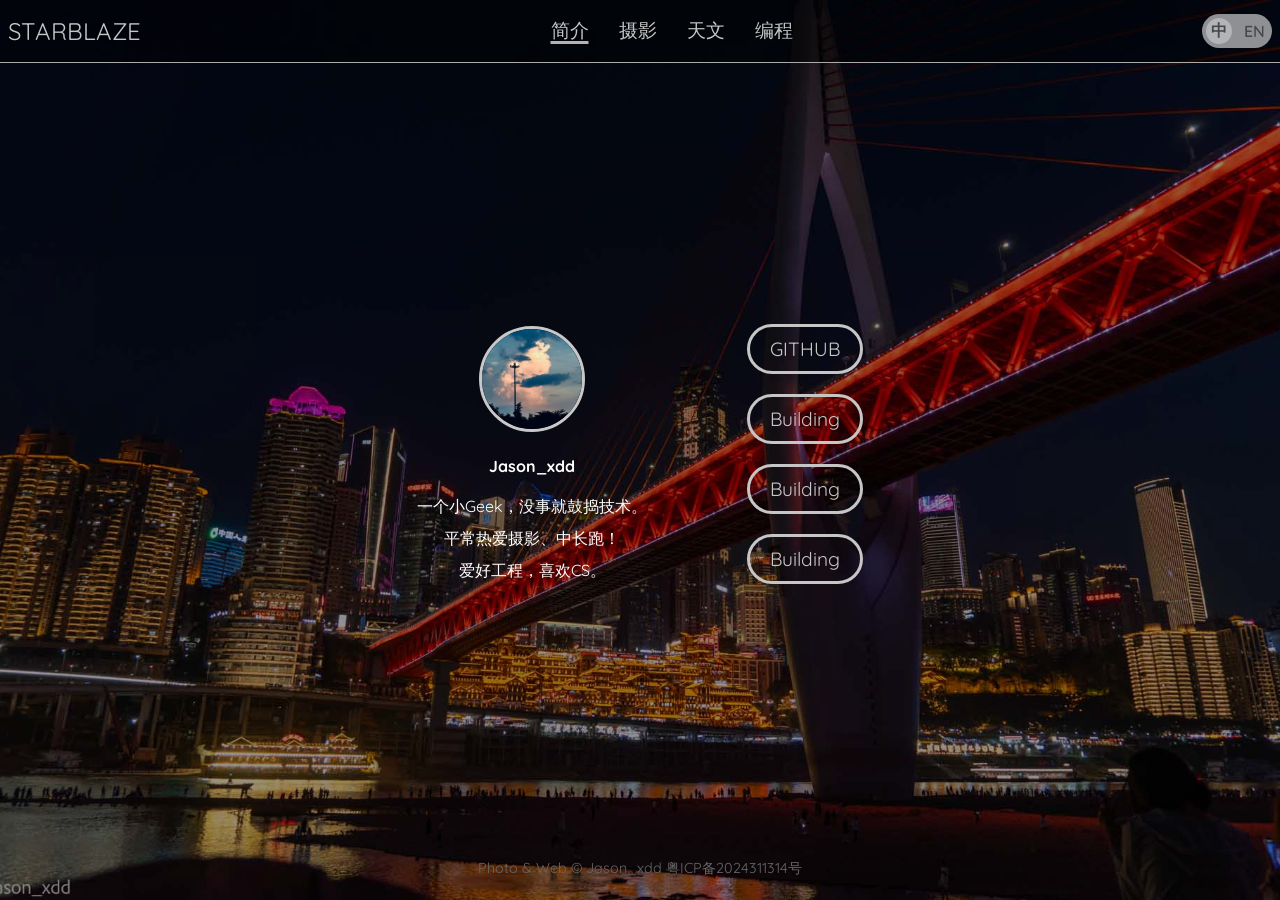
<file: index.html>
<!DOCTYPE html>
<html>
    <head>
        <title>星之焰 StarBlaze</title>
        <meta charset="UTF-8">
        <meta name="viewport" content="width=device-width, initial-scale=1.0">
        <link href="https://fonts.googleapis.com/css2?family=Quicksand:wght@400;600&display=swap" rel="stylesheet">
        <link href="https://fonts.googleapis.com/css2?family=ZCOOL+KuaiLe&display=swap" rel="stylesheet">
        <link rel="stylesheet" href="share/style.css">
        <link rel="stylesheet" href="intro/style.css">
        <script src="share/site.js" defer></script>
    </head>
    <body>
        <!-- Background filter -->
        <div class="overlay">
            <nav>
                <span class="logo">STARBLAZE</span>
                <div class="spacer"></div> 
                <a href="index.html" class="active">简介</a>
                <a href="photograph.html">摄影</a>
                <a href="astro.html">天文</a>
                <a href="programming.html">编程</a>
                <div class="spacer"></div> 
                <label class="switch">
                    <span class="switch-text">中</span>
                    <input type="checkbox" id="languageSwitch">
                    <span class="slider round"></span>
                    <span class="switch-text">EN</span>
                </label>            
            </nav>
            <div class="horizontal-line"></div>


            <div id="containerIntro">
                <ul class="introduction">
                    <li>
                        <img src="intro/avata.jpg" alt="Avatar" class="avatar">
                    </li>
                    <li class="name">Jason_xdd</li>
                    <li class="bio1">一个小Geek，没事就鼓捣技术。</li>
                    <li class="bio2">平常热爱摄影、中长跑！</li>
                    <li class="bio3">爱好工程，喜欢CS。</li>
                </ul>
    
                <ul class="moreIntroInfo">
                    <li><a href="https://github.com/kasinglee" target="_blank" class="contactButton" id="contactButton1">GITHUB</a></li>
                    <li><a href="https://github.com/kasinglee" target="_blank" class="contactButton" id="contactButton2">Building</a></li>
                    <li><a href="https://github.com/kasinglee" target="_blank" class="contactButton" id="contactButton3">Building</a></li>
                    <li><a href="https://github.com/kasinglee" target="_blank" class="contactButton" id="contactButton4">Building</a></li>
                </ul>
            </div>

            <footer>
                <p class="watermarking">Photo & Web © Jason_xdd</p>
                <p class="beian">
                    <a href="https://beian.miit.gov.cn" target="_blank" class="beian">粤ICP备2024311314号</a>
                </p>
            </footer>
        </div>
        <script src="intro/lang.js"></script>
    </body>
</html>
</file>
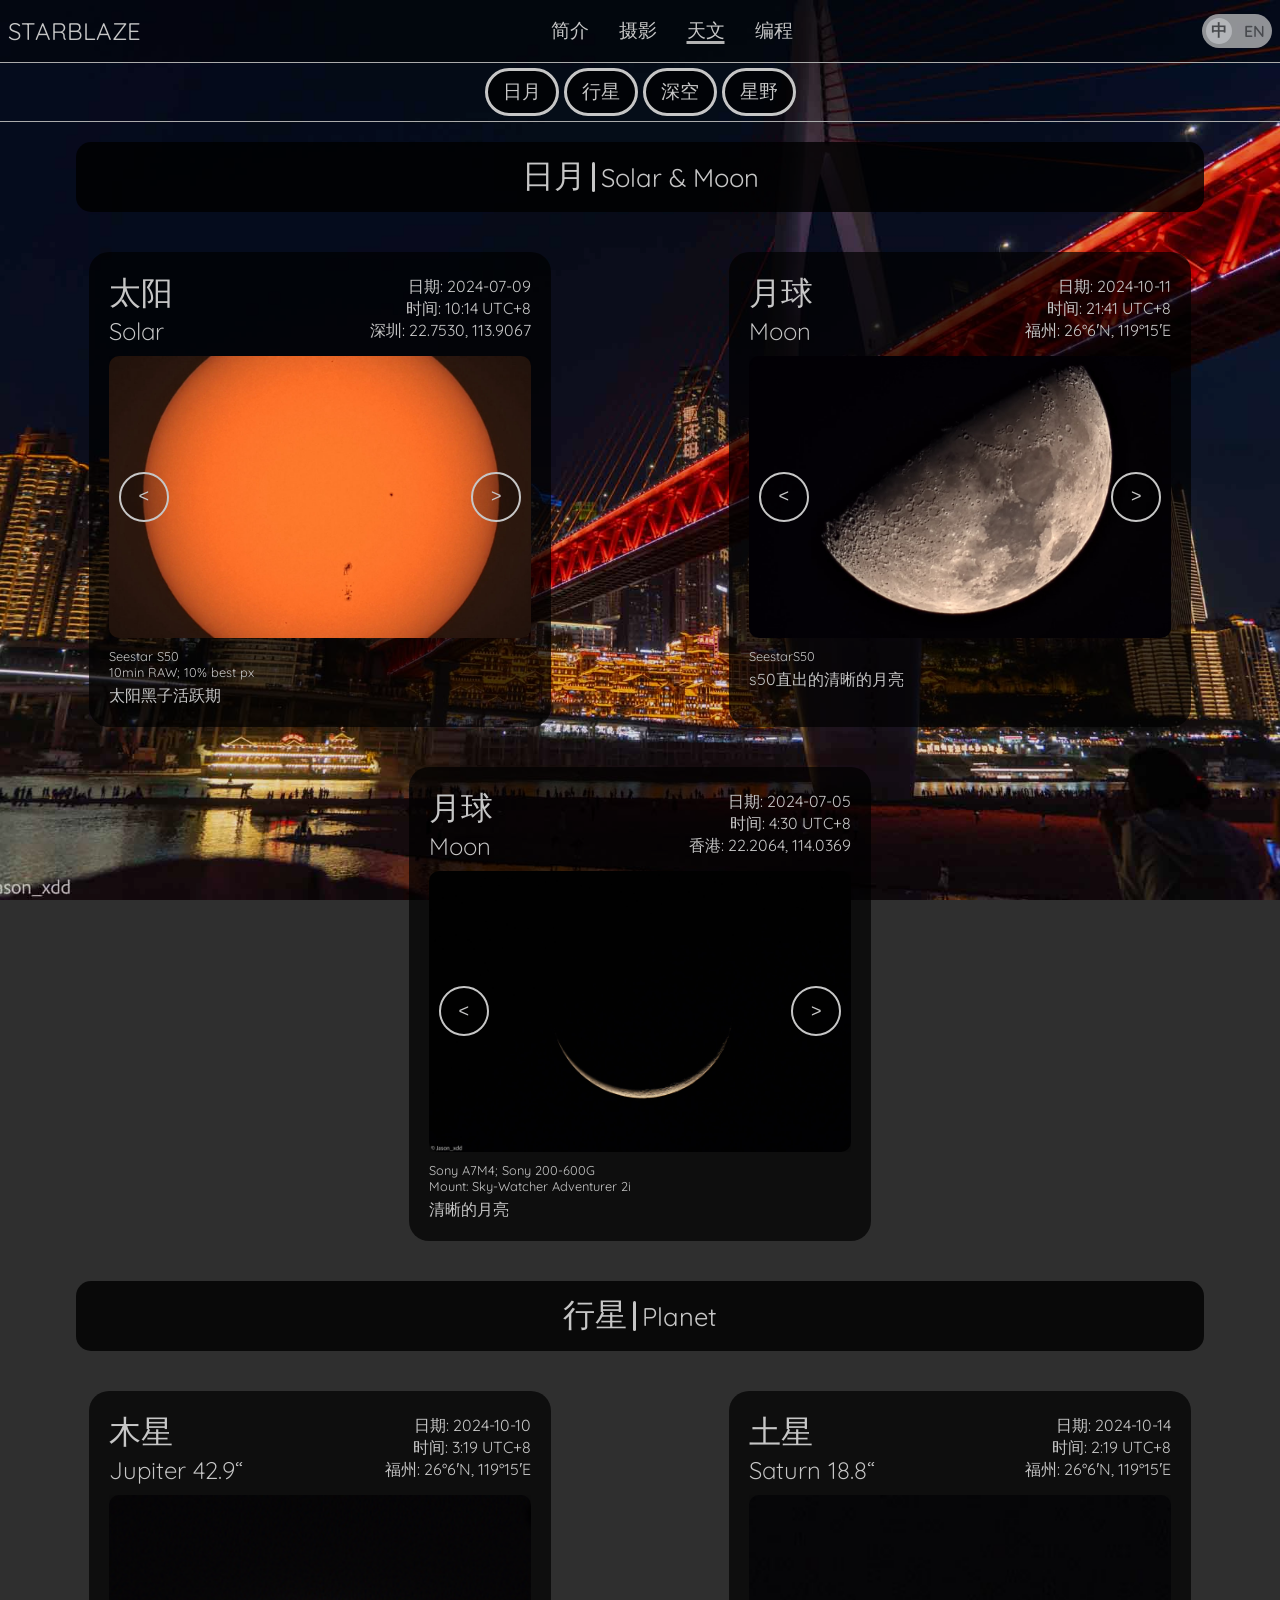
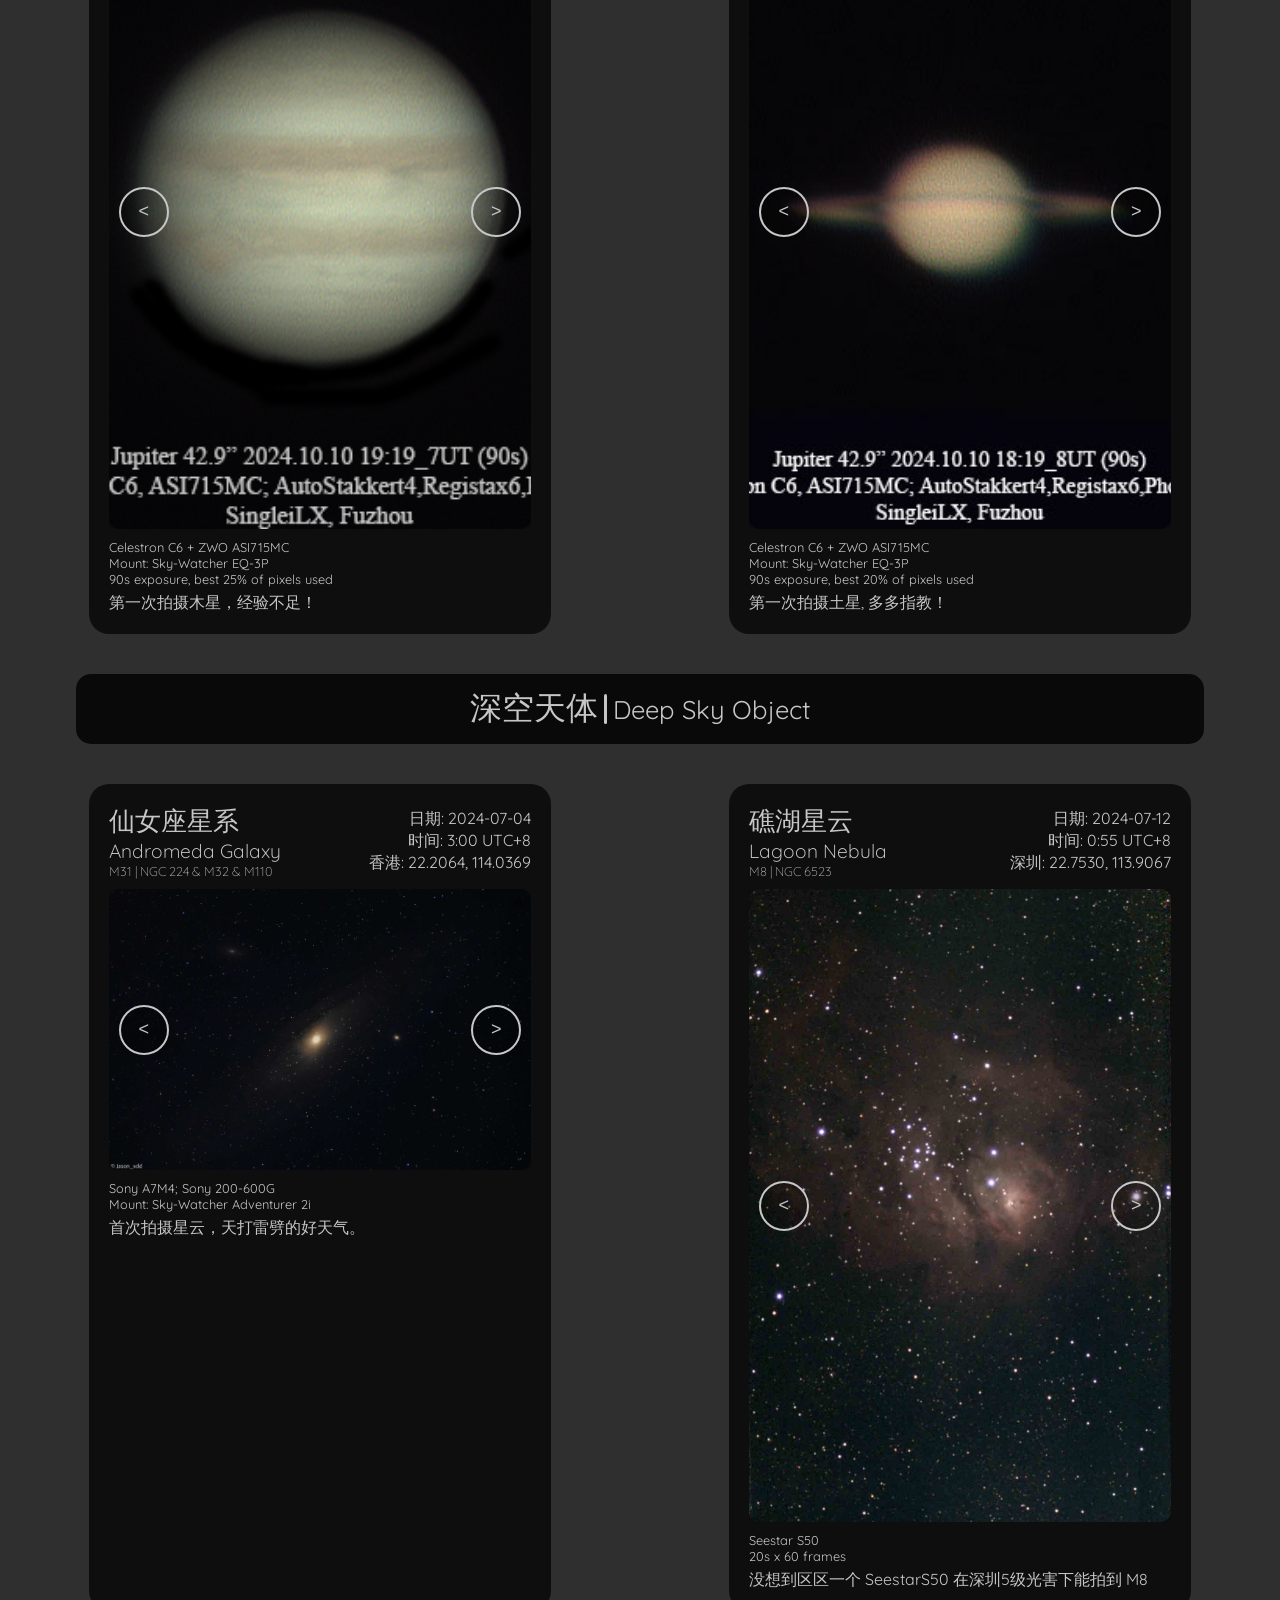
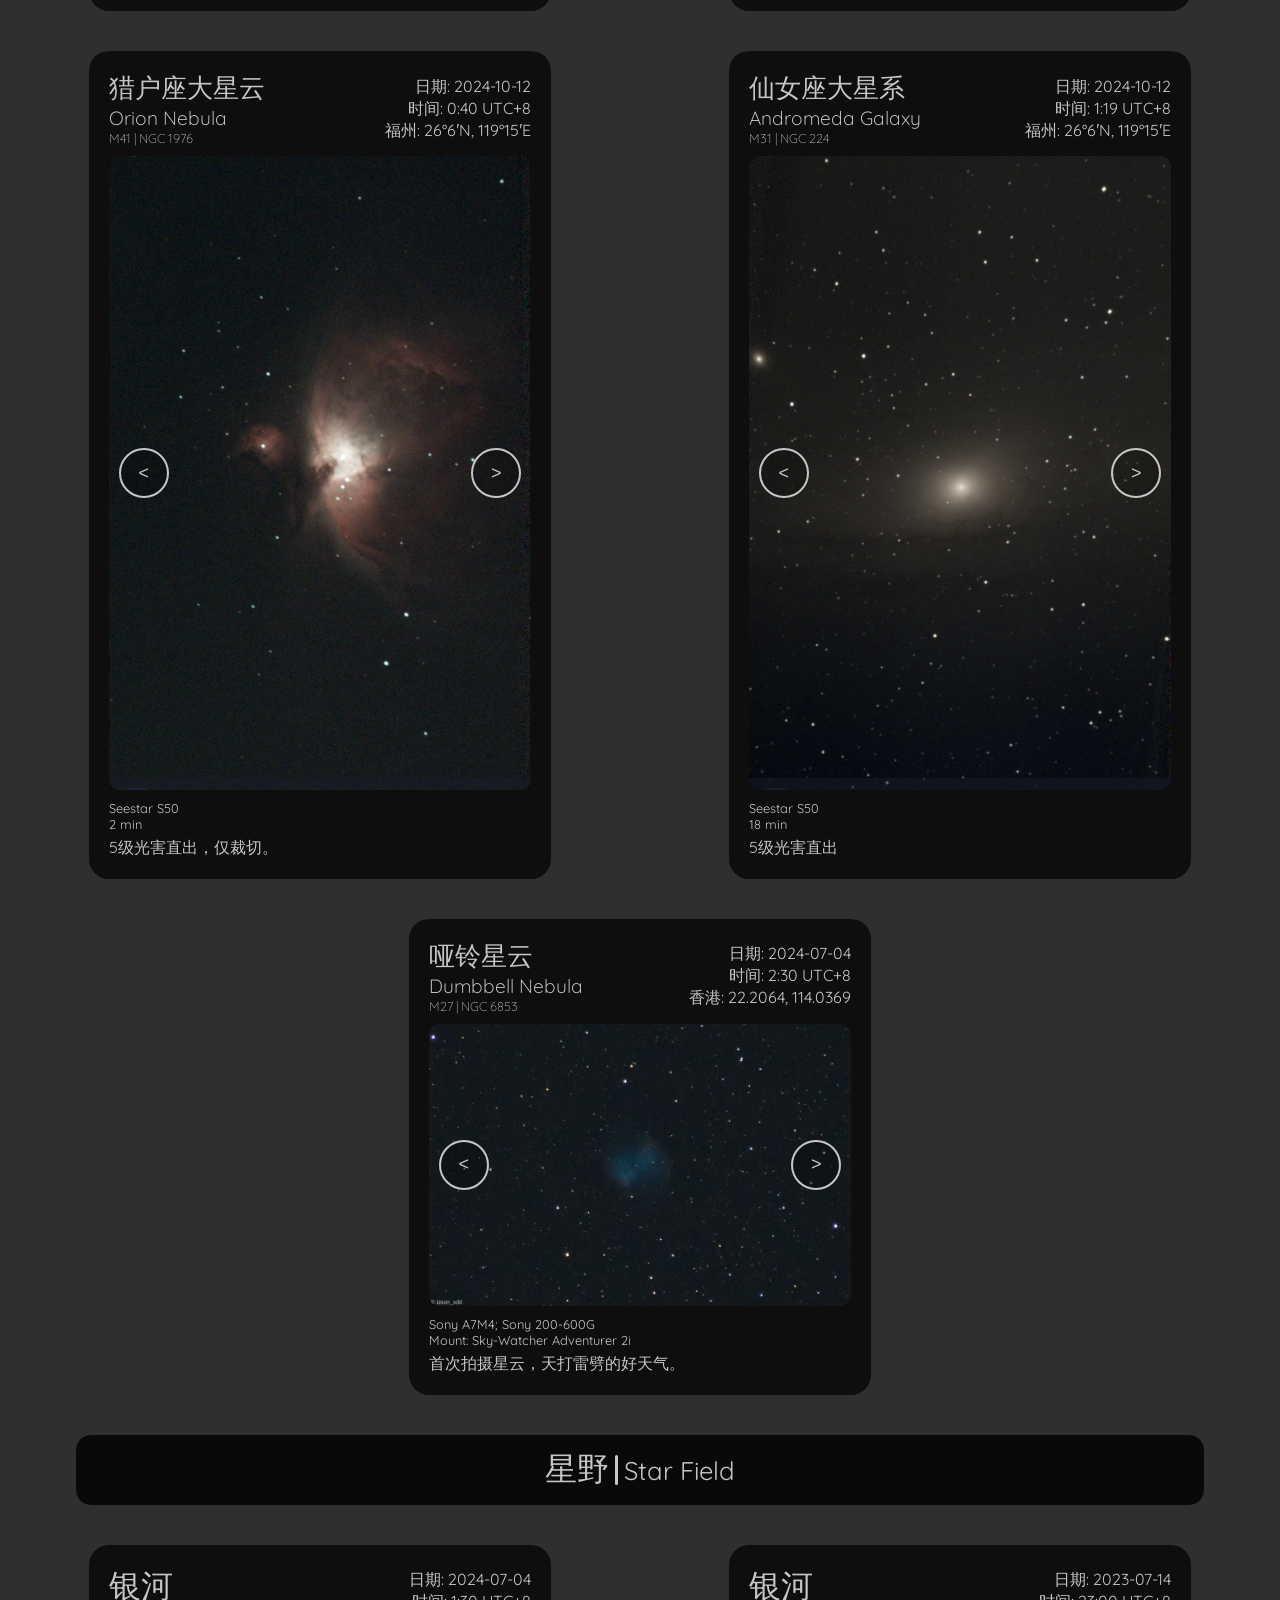
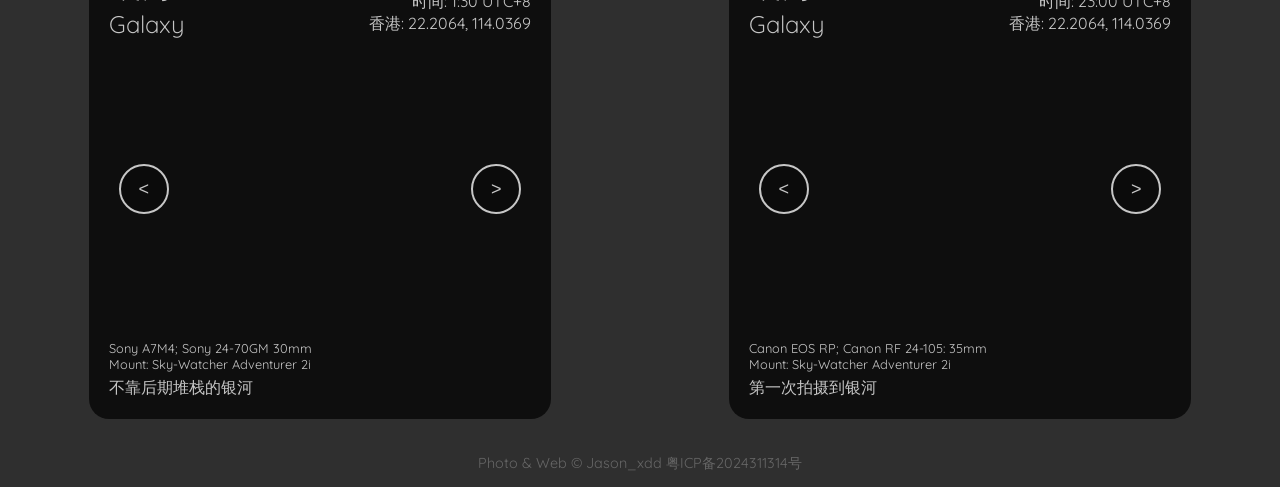
<file: astro.html>
<!DOCTYPE html>
<html>
    <head>
        <title>星之焰 StarBlaze</title>
        <meta charset="UTF-8">
        <meta name="viewport" content="width=device-width, initial-scale=1.0">
        <link href="https://fonts.googleapis.com/css2?family=Quicksand:wght@400;600&display=swap" rel="stylesheet">
        <link href="https://fonts.googleapis.com/css2?family=ZCOOL+KuaiLe&display=swap" rel="stylesheet">
        <link rel="stylesheet" href="share/style.css">
        <link rel="stylesheet" href="astro/style.css">
        <script src="share/site.js" defer></script>
    </head>
    <body>
        <!-- Background filter -->
        <div class="overlay">
            <nav>
                <span class="logo">STARBLAZE</span>
                <div class="spacer"></div> 
                <a href="index.html">简介</a>
                <a href="photograph.html">摄影</a>
                <a href="astro.html" class="active">天文</a>
                <a href="programming.html">编程</a>
                <div class="spacer"></div> 
                <label class="switch">
                    <span class="switch-text">中</span>
                    <input type="checkbox" id="languageSwitch">
                    <span class="slider round"></span>
                    <span class="switch-text">EN</span>
                </label>            
            </nav>
            <div class="horizontal-line"></div>

            <div class="typeBox">
                <ul class="type">
                    <li><a href="#!" class="typeButton" id="typeButton1" onclick="scrollToElement('solarMoon')">日月</a></li>
                    <li><a href="#!" class="typeButton" id="typeButton2" onclick="scrollToElement('planet')">行星</a></li>
                    <li><a href="#!" class="typeButton" id="typeButton3" onclick="scrollToElement('deepsky')">深空</a></li>
                    <li><a href="#!" class="typeButton" id="typeButton4" onclick="scrollToElement('starField')">星野</a></li>
                </ul>
                <div class="horizontal-line"></div>
            </div>

            
            <!-- solar+moon -->
            <div id="solarMoon">
                <div class="sticky-header">
                    <h2 class="group-title">日月</h2>
                    <div class="vertical-line"></div>
                    <h2 class="group-title-right">Solar & Moon</h2>
                </div>
                <div class="boxGroup">

                    <!-- Item -->
                    <div class="photo-box">
                        <div class="photo-header">
                            <div class="photo-data-left">
                                <h1>太阳</h1>
                                <h2>Solar</h2>
                            </div>
                            <div class="photo-data-right">
                                <p>日期: 2024-07-09</p>
                                <p>时间: 10:14 UTC+8</p>
                                <p>深圳: 22.7530, 113.9067</p>
                            </div>
                        </div>
                        <div class="photo-carousel">
                            <button class="carousel-button prev-button">&lt;</button>
                            <img data-src="astro/album/starField/20240709_solar/photo1.jpg" alt="Photo 1" class="carousel-image" loading="lazy">
                            <img data-src="astro/album/starField/20240709_solar/photo2.jpg" alt="Photo 2" class="carousel-image" loading="lazy">
                            <button class="carousel-button next-button">></button>
                        </div>
                        <p class="photo-thoughts">Seestar S50</p>
                        <p class="photo-thoughts">10min RAW; 10% best px</p>
                        <div class="photo-details">
                            <p class="photo-description">太阳黑子活跃期</p>
                        </div>
                    </div>

                    <!-- Item -->
                    <div class="photo-box">
                        <div class="photo-header">
                            <div class="photo-data-left">
                                <h1>月球</h1>
                                <h2>Moon</h2>
                            </div>
                            <div class="photo-data-right">
                                <p>日期: 2024-10-11</p>
                                <p>时间: 21:41 UTC+8</p>
                                <p>福州: 26°6′N, 119°15′E</p>
                            </div>
                        </div>
                        <div class="photo-carousel">
                            <button class="carousel-button prev-button">&lt;</button>
                            <img data-src="astro/album/starField/20241011_Moon/photo1.jpg" alt="Photo 1" class="carousel-image" loading="lazy">
                            <button class="carousel-button next-button">></button>
                        </div>
                        <p class="photo-thoughts">SeestarS50</p>
                        <div class="photo-details">
                            <p class="photo-description">s50直出的清晰的月亮</p>
                        </div>
                    </div>

                    <!-- Item -->
                    <div class="photo-box">
                        <div class="photo-header">
                            <div class="photo-data-left">
                                <h1>月球</h1>
                                <h2>Moon</h2>
                            </div>
                            <div class="photo-data-right">
                                <p>日期: 2024-07-05</p>
                                <p>时间: 4:30 UTC+8</p>
                                <p>香港: 22.2064, 114.0369</p>
                            </div>
                        </div>
                        <div class="photo-carousel">
                            <button class="carousel-button prev-button">&lt;</button>
                            <img data-src="astro/album/starField/20240705_moon/photo1.jpg" alt="Photo 1" class="carousel-image" loading="lazy">
                            <img data-src="astro/album/starField/20240705_moon/photo2.jpg" alt="Photo 2" class="carousel-image" loading="lazy">
                            <button class="carousel-button next-button">></button>
                        </div>
                        <p class="photo-thoughts">Sony A7M4; Sony 200-600G</p>
                        <p class="photo-thoughts">Mount: Sky-Watcher Adventurer 2i</p>
                        <div class="photo-details">
                            <p class="photo-description">清晰的月亮</p>
                        </div>
                    </div>

                </div>
            </div>

            <!-- planet -->
            <div id="planet">
                <div class="sticky-header">
                    <h2 class="group-title">行星</h2>
                    <div class="vertical-line"></div>
                    <h2 class="group-title-right">Planet</h2>
                </div>
                <div class="boxGroup">

                    <!-- Item -->
                    <div class="photo-box">
                        <div class="photo-header">
                            <div class="photo-data-left">
                                <h1>木星</h1>
                                <h2>Jupiter 42.9“</h2>
                            </div>
                            <div class="photo-data-right">
                                <p>日期: 2024-10-10</p>
                                <p>时间: 3:19 UTC+8</p>
                                <p>福州: 26°6′N, 119°15′E</p>
                            </div>
                        </div>
                        <div class="photo-carousel">
                            <button class="carousel-button prev-button">&lt;</button>
                            <img data-src="astro/album/starField/20241012_jupiter/photo1.png" alt="Photo 1" class="carousel-image" loading="lazy">
                            <img data-src="astro/album/starField/20241012_jupiter/photo2.png" alt="Photo 2" class="carousel-image" loading="lazy">
                            <button class="carousel-button next-button">></button>
                        </div>
                        <p class="photo-thoughts">Celestron C6 + ZWO ASI715MC</p>
                        <p class="photo-thoughts">Mount: Sky-Watcher EQ-3P</p>
                        <p class="photo-thoughts">90s exposure, best 25% of pixels used</p>
                        <div class="photo-details">
                            <p class="photo-description">第一次拍摄木星，经验不足！</p>
                        </div>
                    </div>

                    <!-- Item -->
                    <div class="photo-box">
                        <div class="photo-header">
                            <div class="photo-data-left">
                                <h1>土星</h1>
                                <h2>Saturn 18.8“</h2>
                            </div>
                            <div class="photo-data-right">
                                <p>日期: 2024-10-14</p>
                                <p>时间: 2:19 UTC+8</p>
                                <p>福州: 26°6′N, 119°15′E</p>
                            </div>
                        </div>
                        <div class="photo-carousel">
                            <button class="carousel-button prev-button">&lt;</button>
                            <img data-src="astro/album/starField/20241014_saturn/photo1.jpg" alt="Photo 1" class="carousel-image" loading="lazy">
                            <img data-src="astro/album/starField/20241014_saturn/photo2.jpg" alt="Photo 2" class="carousel-image" loading="lazy">
                            <button class="carousel-button next-button">></button>
                        </div>
                        <p class="photo-thoughts">Celestron C6 + ZWO ASI715MC</p>
                        <p class="photo-thoughts">Mount: Sky-Watcher EQ-3P</p>
                        <p class="photo-thoughts">90s exposure, best 20% of pixels used</p>
                        <div class="photo-details">
                            <p class="photo-description">第一次拍摄土星, 多多指教！</p>
                        </div>
                    </div>

                </div>
            </div>

            <!-- deepsky -->
            <div id="deepsky">
                <div class="sticky-header">
                    <h2 class="group-title">深空天体</h2>
                    <div class="vertical-line"></div>
                    <h2 class="group-title-right">Deep Sky Object</h2>
                </div>
                <div class="boxGroup">

                    <!-- Item -->
                    <div class="photo-box">
                        <div class="photo-header">
                            <div class="dsophoto-data-left">
                                <h1>仙女座星系</h1>
                                <h2>Andromeda Galaxy</h2>
                                <p>M31 | NGC 224 & M32 & M110</p>
                            </div>
                            <div class="photo-data-right">
                                <p>日期: 2024-07-04</p>
                                <p>时间: 3:00 UTC+8</p>
                                <p>香港: 22.2064, 114.0369</p>
                            </div>
                        </div>
                        <div class="photo-carousel">
                            <button class="carousel-button prev-button">&lt;</button>
                            <img data-src="astro/album/starField/20240704_M31/photo1.jpg" alt="Photo 1" class="carousel-image" loading="lazy">
                            <img data-src="astro/album/starField/20240704_M31/photo2.jpg" alt="Photo 2" class="carousel-image" loading="lazy">
                            <img data-src="astro/album/starField/20240704_M31/photo3.jpg" alt="Photo 3" class="carousel-image" loading="lazy">
                            <img data-src="astro/album/starField/20240704_M31/photo4.jpg" alt="Photo 4" class="carousel-image" loading="lazy">
                            <button class="carousel-button next-button">></button>
                        </div>
                        <p class="photo-thoughts">Sony A7M4; Sony 200-600G</p>
                        <p class="photo-thoughts">Mount: Sky-Watcher Adventurer 2i</p>
                        <div class="photo-details">
                            <p class="photo-description">首次拍摄星云，天打雷劈的好天气。</p>
                        </div>
                    </div>

                    <!-- Item -->
                    <div class="photo-box">
                        <div class="photo-header">
                            <div class="dsophoto-data-left">
                                <h1>礁湖星云</h1>
                                <h2>Lagoon Nebula</h2>
                                <p>M8 | NGC 6523</p>
                            </div>
                            <div class="photo-data-right">
                                <p>日期: 2024-07-12</p>
                                <p>时间: 0:55 UTC+8</p>
                                <p>深圳: 22.7530, 113.9067</p>
                            </div>
                        </div>
                        <div class="photo-carousel">
                            <button class="carousel-button prev-button">&lt;</button>
                            <img data-src="astro/album/starField/20240712_M8/photo1.jpg" alt="Photo 1" class="carousel-image" loading="lazy">
                            <button class="carousel-button next-button">></button>
                        </div>
                        <p class="photo-thoughts">Seestar S50</p>
                        <p class="photo-thoughts">20s x 60 frames</p>
                        <div class="photo-details">
                            <p class="photo-description">没想到区区一个 SeestarS50 在深圳5级光害下能拍到 M8</p>
                        </div>
                    </div>

                    <!-- Item -->
                    <div class="photo-box">
                        <div class="photo-header">
                            <div class="dsophoto-data-left">
                                <h1>猎户座大星云</h1>
                                <h2>Orion Nebula</h2>
                                <p>M41 | NGC 1976</p>
                            </div>
                            <div class="photo-data-right">
                                <p>日期: 2024-10-12</p>
                                <p>时间: 0:40 UTC+8</p>
                                <p>福州: 26°6′N, 119°15′E</p>
                            </div>
                        </div>
                        <div class="photo-carousel">
                            <button class="carousel-button prev-button">&lt;</button>
                            <img data-src="astro/album/starField/20241012_M42/photo1.jpg" alt="Photo 1" class="carousel-image" loading="lazy">
                            <button class="carousel-button next-button">></button>
                        </div>
                        <p class="photo-thoughts">Seestar S50</p>
                        <p class="photo-thoughts">2 min</p>
                        <div class="photo-details">
                            <p class="photo-description">5级光害直出，仅裁切。</p>
                        </div>
                    </div>

                    <!-- Item -->
                    <div class="photo-box">
                        <div class="photo-header">
                            <div class="dsophoto-data-left">
                                <h1>仙女座大星系</h1>
                                <h2>Andromeda Galaxy</h2>
                                <p>M31 | NGC 224</p>
                            </div>
                            <div class="photo-data-right">
                                <p>日期: 2024-10-12</p>
                                <p>时间: 1:19 UTC+8</p>
                                <p>福州: 26°6′N, 119°15′E</p>
                            </div>
                        </div>
                        <div class="photo-carousel">
                            <button class="carousel-button prev-button">&lt;</button>
                            <img data-src="astro/album/starField/20241012_M31/photo1.jpg" alt="Photo 1" class="carousel-image" loading="lazy">
                            <button class="carousel-button next-button">></button>
                        </div>
                        <p class="photo-thoughts">Seestar S50</p>
                        <p class="photo-thoughts">18 min</p>
                        <div class="photo-details">
                            <p class="photo-description">5级光害直出</p>
                        </div>
                    </div>

                    <!-- Item -->
                    <div class="photo-box">
                        <div class="photo-header">
                            <div class="dsophoto-data-left">
                                <h1>哑铃星云</h1>
                                <h2>Dumbbell Nebula</h2>
                                <p>M27 | NGC 6853</p>
                            </div>
                            <div class="photo-data-right">
                                <p>日期: 2024-07-04</p>
                                <p>时间: 2:30 UTC+8</p>
                                <p>香港: 22.2064, 114.0369</p>
                            </div>
                        </div>
                        <div class="photo-carousel">
                            <button class="carousel-button prev-button">&lt;</button>
                            <img data-src="astro/album/starField/20240704_M27/photo1.jpg" alt="Photo 1" class="carousel-image" loading="lazy">
                            <button class="carousel-button next-button">></button>
                        </div>
                        <p class="photo-thoughts">Sony A7M4; Sony 200-600G</p>
                        <p class="photo-thoughts">Mount: Sky-Watcher Adventurer 2i</p>
                        <div class="photo-details">
                            <p class="photo-description">首次拍摄星云，天打雷劈的好天气。</p>
                        </div>
                    </div>

                </div>
            </div>

            <!-- starField -->
            <div id="starField">
                <div class="sticky-header">
                    <h2 class="group-title">星野</h2>
                    <div class="vertical-line"></div>
                    <h2 class="group-title-right">Star Field</h2>
                </div>
                <div class="boxGroup">

                    <!-- Item -->
                    <div class="photo-box">
                        <div class="photo-header">
                            <div class="photo-data-left">
                                <h1>银河</h1>
                                <h2>Galaxy</h2>
                            </div>
                            <div class="photo-data-right">
                                <p>日期: 2024-07-04</p>
                                <p>时间: 1:30 UTC+8</p>
                                <p>香港: 22.2064, 114.0369</p>
                            </div>
                        </div>
                        <div class="photo-carousel">
                            <button class="carousel-button prev-button">&lt;</button>
                            <img data-src="astro/album/starField/20240704_galaxy/photo1.jpg" alt="Photo 1" class="carousel-image" loading="lazy">
                            <img data-src="astro/album/starField/20240704_galaxy/photo2.jpg" alt="Photo 2" class="carousel-image" loading="lazy">
                            <img data-src="astro/album/starField/20240704_galaxy/photo3.jpg" alt="Photo 3" class="carousel-image" loading="lazy">
                            <img data-src="astro/album/starField/20240704_galaxy/photo4.jpg" alt="Photo 4" class="carousel-image" loading="lazy">
                            <button class="carousel-button next-button">></button>
                        </div>
                        <p class="photo-thoughts">Sony A7M4; Sony 24-70GM 30mm</p>
                        <p class="photo-thoughts">Mount: Sky-Watcher Adventurer 2i</p>
                        <div class="photo-details">
                            <p class="photo-description">不靠后期堆栈的银河</p>
                        </div>
                    </div>

                    <!-- Item -->
                    <div class="photo-box">
                        <div class="photo-header">
                            <div class="photo-data-left">
                                <h1>银河</h1>
                                <h2>Galaxy</h2>
                            </div>
                            <div class="photo-data-right">
                                <p>日期: 2023-07-14</p>
                                <p>时间: 23:00 UTC+8</p>
                                <p>香港: 22.2064, 114.0369</p>
                            </div>
                        </div>
                        <div class="photo-carousel">
                            <button class="carousel-button prev-button">&lt;</button>
                            <img data-src="astro/album/starField/20230714_galaxy/photo1.jpg" alt="Photo 1" class="carousel-image" loading="lazy">
                            <img data-src="astro/album/starField/20230714_galaxy/photo2.jpg" alt="Photo 2" class="carousel-image" loading="lazy">
                            <img data-src="astro/album/starField/20230714_galaxy/photo3.jpg" alt="Photo 3" class="carousel-image" loading="lazy">
                            <img data-src="astro/album/starField/20230714_galaxy/photo4.jpg" alt="Photo 4" class="carousel-image" loading="lazy">
                            <button class="carousel-button next-button">></button>
                        </div>
                        <p class="photo-thoughts">Canon EOS RP; Canon RF 24-105: 35mm</p>
                        <p class="photo-thoughts">Mount: Sky-Watcher Adventurer 2i</p>
                        <div class="photo-details">
                            <p class="photo-description">第一次拍摄到银河</p>
                        </div>
                    </div>


                </div>
            </div>
            

            <footer>
                <p class="watermarking">Photo & Web © Jason_xdd</p>
                <p class="beian">
                    <a href="https://beian.miit.gov.cn" target="_blank" class="beian">粤ICP备2024311314号</a>
                </p>
            </footer>

        </div>
        <script src="share/carousel.js"></script>
        <script src="astro/lang.js"></script>
        <!-- scroll -->
        <script>
            function scrollToElement(elementId) {
                const element = document.getElementById(elementId);
                if (element) {
                    const elementPosition = element.getBoundingClientRect().top + window.pageYOffset;
                    window.scrollTo({
                        top: elementPosition - 100,
                        behavior: 'smooth'
                    });
                }
            }
        </script>
    </body>
</html>
</file>
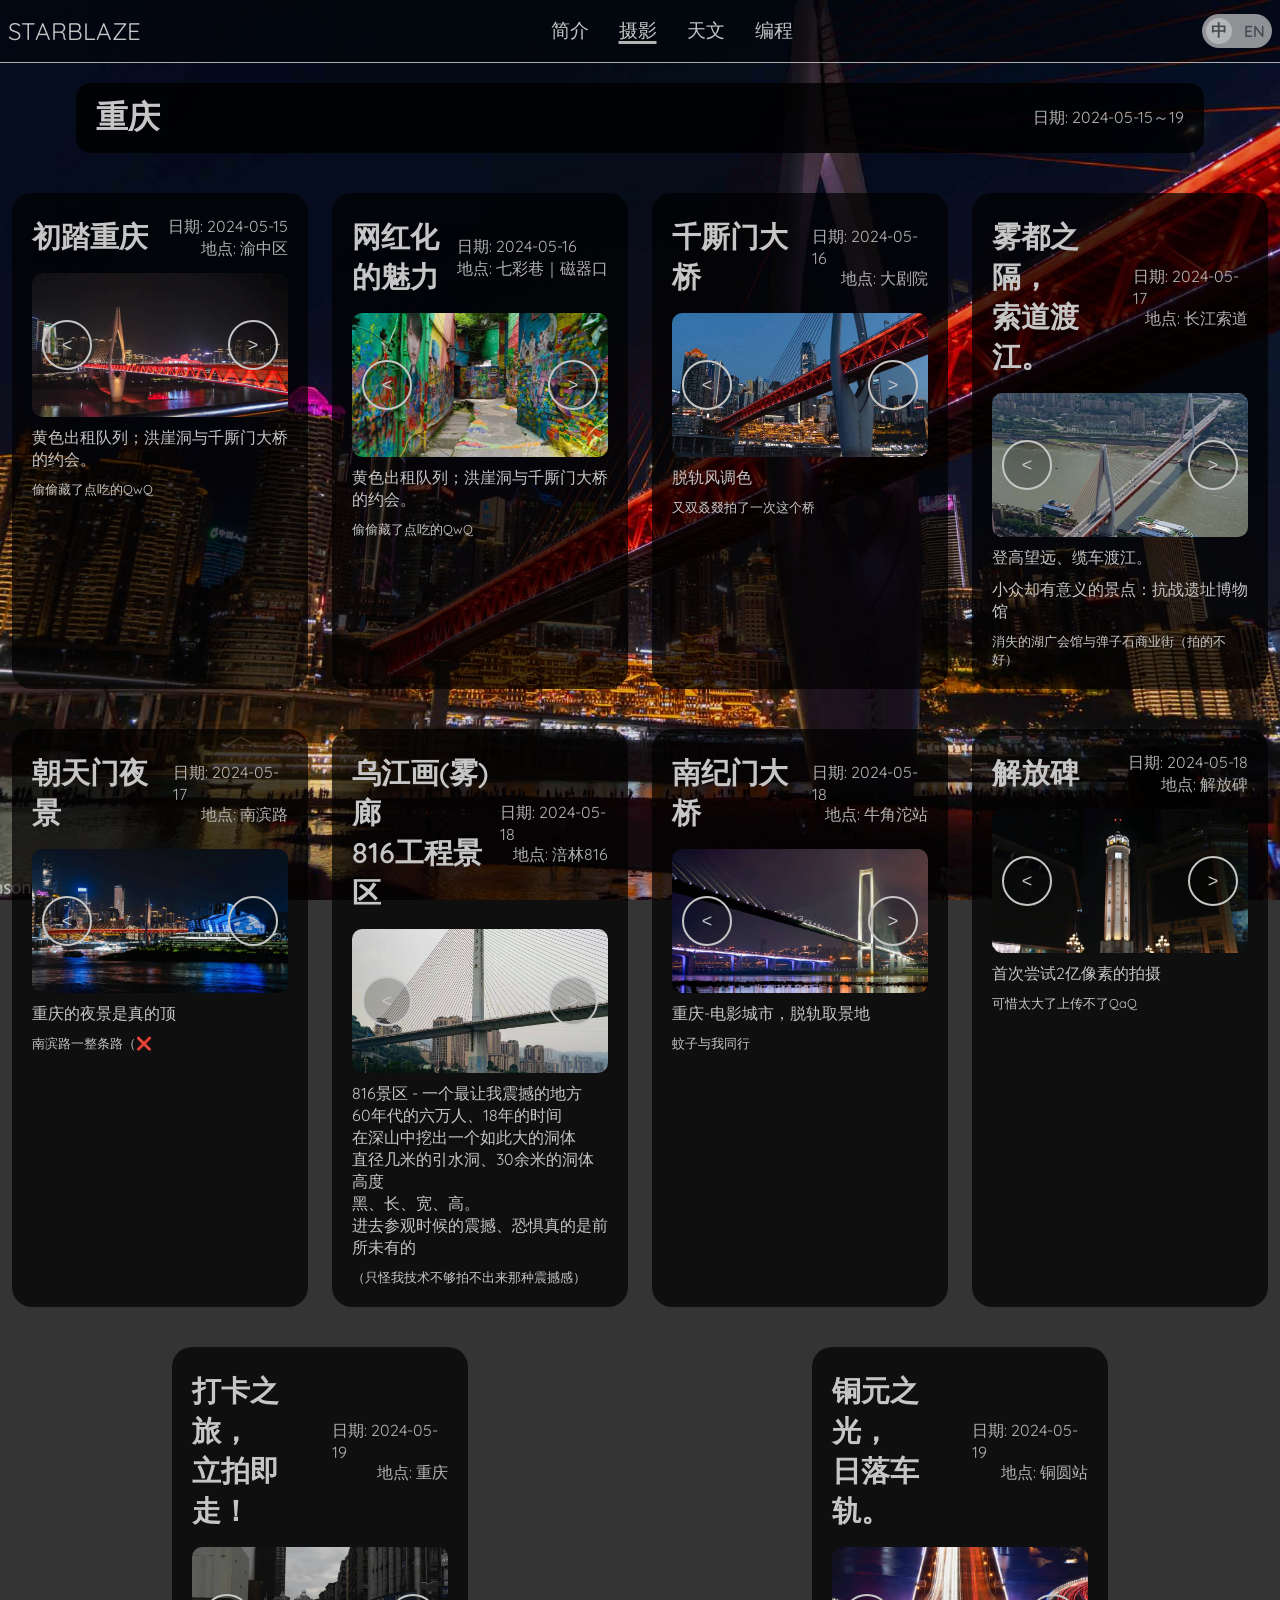
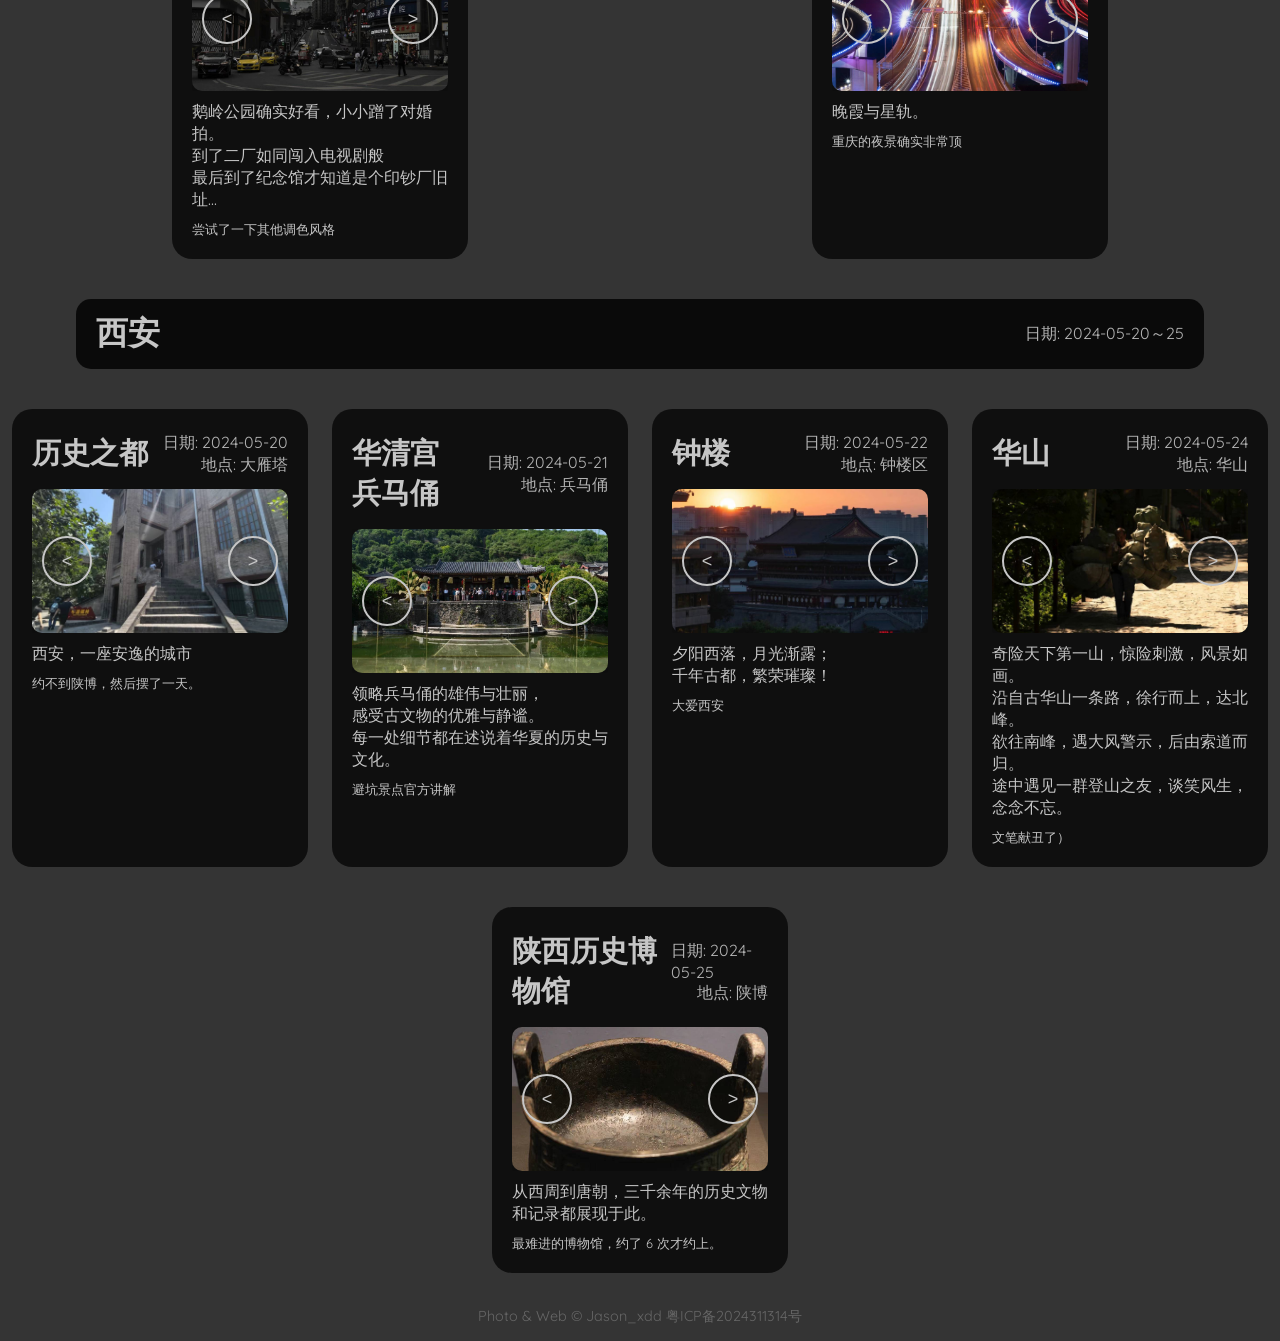
<file: photograph.html>
<!DOCTYPE html>
<html>
    <head>
        <title>星之焰 StarBlaze</title>
        <meta charset="UTF-8">
        <meta name="viewport" content="width=device-width, initial-scale=1.0">
        <link href="https://fonts.googleapis.com/css2?family=Quicksand:wght@400;600&display=swap" rel="stylesheet">
        <link href="https://fonts.googleapis.com/css2?family=ZCOOL+KuaiLe&display=swap" rel="stylesheet">
        <link rel="stylesheet" href="share/style.css">
        <link rel="stylesheet" href="photograph/style.css">
        <script src="share/site.js" defer></script>
    </head>
    <body>
        <!-- Background filter -->
        <div class="overlay">
            <nav>
                <span class="logo">STARBLAZE</span>
                <div class="spacer"></div> 
                <a href="index.html">简介</a>
                <a href="photograph.html" class="active">摄影</a>
                <a href="astro.html">天文</a>
                <a href="programming.html">编程</a>
                <div class="spacer"></div> 
                <label class="switch">
                    <span class="switch-text">中</span>
                    <input type="checkbox" id="languageSwitch">
                    <span class="slider round"></span>
                    <span class="switch-text">EN</span>
                </label>            
            </nav>

            <div class="horizontal-line"></div>

        <!-- album -->
        <!-- Group -->
        <div>
            <div class="sticky-header">
                <h2 class="group-title">重庆</h2>
                <p class="photo-date">日期: 2024-05-15～19</p>
            </div>

            <div class="boxGroup">
                <!-- Item -->
                <div class="photo-box">
                    <div class="photo-header">
                        <h2 class="photo-title">初踏重庆</h2>
                        <div class="photo-data-location">
                            <p class="photo-date">日期: 2024-05-15</p>
                            <p class="photo-location">地点: 渝中区</p>
                        </div>
                    </div>
                    <div class="photo-carousel">
                        <button class="carousel-button prev-button">&lt;</button>
                        <img data-src="photograph/album/20240515_Chongqing/photo1.jpeg" alt="Photo 1" class="carousel-image" loading="lazy">
                        <img data-src="photograph/album/20240515_Chongqing/photo2.jpeg" alt="Photo 2" class="carousel-image" loading="lazy">
                        <img data-src="photograph/album/20240515_Chongqing/photo3.jpeg" alt="Photo 3" class="carousel-image" loading="lazy">
                        <img data-src="photograph/album/20240515_Chongqing/photo4.jpeg" alt="Photo 4" class="carousel-image" loading="lazy">
                        <img data-src="photograph/album/20240515_Chongqing/photo5.jpeg" alt="Photo 5" class="carousel-image" loading="lazy">
                        <img data-src="photograph/album/20240515_Chongqing/photo6.jpeg" alt="Photo 6" class="carousel-image" loading="lazy">
                        <img data-src="photograph/album/20240515_Chongqing/photo7.jpeg" alt="Photo 7" class="carousel-image" loading="lazy">
                        <img data-src="photograph/album/20240515_Chongqing/photo8.jpeg" alt="Photo 8" class="carousel-image" loading="lazy">
                        <img data-src="photograph/album/20240515_Chongqing/photo9.jpeg" alt="Photo 9" class="carousel-image" loading="lazy">
                        <button class="carousel-button next-button">></button>
                    </div>
                    <p class="photo-description">黄色出租队列；洪崖洞与千厮门大桥的约会。</p>
                    <div class="photo-details">
                        <p class="photo-thoughts">偷偷藏了点吃的QwQ</p>
                    </div>
                </div>

                <!-- Item -->
                <div class="photo-box">
                    <div class="photo-header">
                        <h2 class="photo-title">网红化<br>的魅力</h2>
                        <div class="photo-data-location">
                            <p class="photo-date">日期: 2024-05-16</p>
                            <p class="photo-location">地点: 七彩巷｜磁器口</p>
                        </div>
                    </div>
                    <div class="photo-carousel">
                        <button class="carousel-button prev-button">&lt;</button>
                        <img data-src="photograph/album/20240516_Chongqing/photo1.jpeg" alt="Photo 1" class="carousel-image" loading="lazy">
                        <img data-src="photograph/album/20240516_Chongqing/photo2.jpeg" alt="Photo 2" class="carousel-image" loading="lazy">
                        <img data-src="photograph/album/20240516_Chongqing/photo3.jpeg" alt="Photo 3" class="carousel-image" loading="lazy">
                        <img data-src="photograph/album/20240516_Chongqing/photo4.jpeg" alt="Photo 4" class="carousel-image" loading="lazy">
                        <img data-src="photograph/album/20240516_Chongqing/photo5.jpeg" alt="Photo 5" class="carousel-image" loading="lazy">
                        <img data-src="photograph/album/20240516_Chongqing/photo6.jpeg" alt="Photo 6" class="carousel-image" loading="lazy">
                        <img data-src="photograph/album/20240516_Chongqing/photo7.jpeg" alt="Photo 7" class="carousel-image" loading="lazy">
                        <img data-src="photograph/album/20240516_Chongqing/photo8.jpeg" alt="Photo 8" class="carousel-image" loading="lazy">
                        <button class="carousel-button next-button">></button>
                    </div>
                    <p class="photo-description">黄色出租队列；洪崖洞与千厮门大桥的约会。</p>
                    <div class="photo-details">
                        <p class="photo-thoughts">偷偷藏了点吃的QwQ</p>
                    </div>
                </div>
                


                <!-- Item -->
                <div class="photo-box">
                    <div class="photo-header">
                        <h2 class="photo-title">千厮门大桥</h2>
                        <div class="photo-data-location">
                            <p class="photo-date">日期: 2024-05-16</p>
                            <p class="photo-location">地点: 大剧院</p>
                        </div>
                    </div>
                    <div class="photo-carousel">
                        <button class="carousel-button prev-button">&lt;</button>
                        <img data-src="photograph/album/20240516_Chongqing2/photo1.jpeg" alt="Photo 1" class="carousel-image" loading="lazy">
                        <img data-src="photograph/album/20240516_Chongqing2/photo2.jpeg" alt="Photo 2" class="carousel-image" loading="lazy">
                        <img data-src="photograph/album/20240516_Chongqing2/photo3.jpeg" alt="Photo 3" class="carousel-image" loading="lazy">
                        <img data-src="photograph/album/20240516_Chongqing2/photo4.jpeg" alt="Photo 4" class="carousel-image" loading="lazy">
                        <img data-src="photograph/album/20240516_Chongqing2/photo5.jpeg" alt="Photo 5" class="carousel-image" loading="lazy">
                        <img data-src="photograph/album/20240516_Chongqing2/photo6.jpeg" alt="Photo 6" class="carousel-image" loading="lazy">
                        <img data-src="photograph/album/20240516_Chongqing2/photo7.jpeg" alt="Photo 7" class="carousel-image" loading="lazy">
                        <img data-src="photograph/album/20240516_Chongqing2/photo8.jpeg" alt="Photo 8" class="carousel-image" loading="lazy">
                        <img data-src="photograph/album/20240516_Chongqing2/photo9.jpeg" alt="Photo 9" class="carousel-image" loading="lazy">
                        <button class="carousel-button next-button">></button>
                    </div>
                    <p class="photo-description">脱轨风调色</p>
                    <div class="photo-details">
                        <p class="photo-thoughts">又双叒叕拍了一次这个桥</p>
                    </div>
                </div>



                <!-- Item -->
                <div class="photo-box">
                    <div class="photo-header">
                        <h2 class="photo-title">雾都之隔，<br>索道渡江。</h2>
                        <div class="photo-data-location">
                            <p class="photo-date">日期: 2024-05-17</p>
                            <p class="photo-location">地点: 长江索道</p>
                        </div>
                    </div>
                    <div class="photo-carousel">
                        <button class="carousel-button prev-button">&lt;</button>
                        <img data-src="photograph/album/20240517_Chongqing/photo1.jpeg" alt="Photo 1" class="carousel-image" loading="lazy">
                        <img data-src="photograph/album/20240517_Chongqing/photo2.jpeg" alt="Photo 2" class="carousel-image" loading="lazy">
                        <img data-src="photograph/album/20240517_Chongqing/photo3.jpeg" alt="Photo 3" class="carousel-image" loading="lazy">
                        <img data-src="photograph/album/20240517_Chongqing/photo4.jpeg" alt="Photo 4" class="carousel-image" loading="lazy">
                        <img data-src="photograph/album/20240517_Chongqing/photo5.jpeg" alt="Photo 5" class="carousel-image" loading="lazy">
                        <img data-src="photograph/album/20240517_Chongqing/photo6.jpeg" alt="Photo 6" class="carousel-image" loading="lazy">
                        <img data-src="photograph/album/20240517_Chongqing/photo7.jpeg" alt="Photo 7" class="carousel-image" loading="lazy">
                        <img data-src="photograph/album/20240517_Chongqing/photo8.jpeg" alt="Photo 8" class="carousel-image" loading="lazy">
                        <img data-src="photograph/album/20240517_Chongqing/photo9.jpeg" alt="Photo 9" class="carousel-image" loading="lazy">
                        <button class="carousel-button next-button">></button>
                    </div>
                    <p class="photo-description">登高望远、缆车渡江。</p>
                    <p class="photo-description">小众却有意义的景点：抗战遗址博物馆</p>
                    <div class="photo-details">
                        <p class="photo-thoughts">消失的湖广会馆与弹子石商业街（拍的不好）</p>
                    </div>
                </div>

                <!-- Item -->
                <div class="photo-box">
                    <div class="photo-header">
                        <h2 class="photo-title">朝天门夜景</h2>
                        <div class="photo-data-location">
                            <p class="photo-date">日期: 2024-05-17</p>
                            <p class="photo-location">地点: 南滨路</p>
                        </div>
                    </div>
                    <div class="photo-carousel">
                        <button class="carousel-button prev-button">&lt;</button>
                        <img data-src="photograph/album/20240517_Chongqing2/photo1.jpeg" alt="Photo 1" class="carousel-image" loading="lazy">
                        <img data-src="photograph/album/20240517_Chongqing2/photo2.jpeg" alt="Photo 2" class="carousel-image" loading="lazy">
                        <img data-src="photograph/album/20240517_Chongqing2/photo3.jpeg" alt="Photo 3" class="carousel-image" loading="lazy">
                        <img data-src="photograph/album/20240517_Chongqing2/photo4.jpeg" alt="Photo 4" class="carousel-image" loading="lazy">
                        <img data-src="photograph/album/20240517_Chongqing2/photo5.jpeg" alt="Photo 5" class="carousel-image" loading="lazy">
                        <img data-src="photograph/album/20240517_Chongqing2/photo6.jpeg" alt="Photo 6" class="carousel-image" loading="lazy">
                        <img data-src="photograph/album/20240517_Chongqing2/photo7.jpeg" alt="Photo 7" class="carousel-image" loading="lazy">
                        <img data-src="photograph/album/20240517_Chongqing2/photo8.jpeg" alt="Photo 8" class="carousel-image" loading="lazy">
                        <img data-src="photograph/album/20240517_Chongqing2/photo9.jpeg" alt="Photo 9" class="carousel-image" loading="lazy">
                        <button class="carousel-button next-button">></button>
                    </div>
                    <p class="photo-description">重庆的夜景是真的顶</p>
                    <div class="photo-details">
                        <p class="photo-thoughts">南滨路一整条路（❌</p>
                    </div>
                </div>

                <!-- Item -->
                <div class="photo-box">
                    <div class="photo-header">
                        <h2 class="photo-title">乌江画(雾)廊<br>816工程景区</h2>
                        <div class="photo-data-location">
                            <p class="photo-date">日期: 2024-05-18</p>
                            <p class="photo-location">地点: 涪林816</p>
                        </div>
                    </div>
                    <div class="photo-carousel">
                        <button class="carousel-button prev-button">&lt;</button>
                        <img data-src="photograph/album/20240518_Chongqing/photo1.jpeg" alt="Photo 1" class="carousel-image" loading="lazy">
                        <img data-src="photograph/album/20240518_Chongqing/photo2.jpeg" alt="Photo 2" class="carousel-image" loading="lazy">
                        <img data-src="photograph/album/20240518_Chongqing/photo3.jpeg" alt="Photo 3" class="carousel-image" loading="lazy">
                        <img data-src="photograph/album/20240518_Chongqing/photo4.jpeg" alt="Photo 4" class="carousel-image" loading="lazy">
                        <img data-src="photograph/album/20240518_Chongqing/photo5.jpeg" alt="Photo 5" class="carousel-image" loading="lazy">
                        <img data-src="photograph/album/20240518_Chongqing/photo6.jpeg" alt="Photo 6" class="carousel-image" loading="lazy">
                        <img data-src="photograph/album/20240518_Chongqing/photo7.jpeg" alt="Photo 7" class="carousel-image" loading="lazy">
                        <img data-src="photograph/album/20240518_Chongqing/photo8.jpeg" alt="Photo 8" class="carousel-image" loading="lazy">
                        <img data-src="photograph/album/20240518_Chongqing/photo9.jpeg" alt="Photo 9" class="carousel-image" loading="lazy">
                        <button class="carousel-button next-button">></button>
                    </div>
                    <p class="photo-description">816景区 - 一个最让我震撼的地方<br>60年代的六万人、18年的时间<br>在深山中挖出一个如此大的洞体<br>直径几米的引水洞、30余米的洞体高度<br>黑、长、宽、高。<br>进去参观时候的震撼、恐惧真的是前所未有的</p>
                    <div class="photo-details">
                        <p class="photo-thoughts">（只怪我技术不够拍不出来那种震撼感）</p>
                    </div>
                </div>

                <!-- Item -->
                <div class="photo-box">
                    <div class="photo-header">
                        <h2 class="photo-title">南纪门大桥</h2>
                        <div class="photo-data-location">
                            <p class="photo-date">日期: 2024-05-18</p>
                            <p class="photo-location">地点: 牛角沱站</p>
                        </div>
                    </div>
                    <div class="photo-carousel">
                        <button class="carousel-button prev-button">&lt;</button>
                        <img data-src="photograph/album/20240518_Chongqing2/photo1.jpeg" alt="Photo 1" class="carousel-image" loading="lazy">
                        <img data-src="photograph/album/20240518_Chongqing2/photo2.jpeg" alt="Photo 2" class="carousel-image" loading="lazy">
                        <img data-src="photograph/album/20240518_Chongqing2/photo3.jpeg" alt="Photo 3" class="carousel-image" loading="lazy">
                        <img data-src="photograph/album/20240518_Chongqing2/photo4.jpeg" alt="Photo 4" class="carousel-image" loading="lazy">
                        <img data-src="photograph/album/20240518_Chongqing2/photo5.jpeg" alt="Photo 5" class="carousel-image" loading="lazy">
                        <img data-src="photograph/album/20240518_Chongqing2/photo6.jpeg" alt="Photo 6" class="carousel-image" loading="lazy">
                        <button class="carousel-button next-button">></button>
                    </div>
                    <p class="photo-description">重庆-电影城市，脱轨取景地</p>
                    <div class="photo-details">
                        <p class="photo-thoughts">蚊子与我同行</p>
                    </div>
                </div>
                
                <!-- Item -->
                <div class="photo-box">
                    <div class="photo-header">
                        <h2 class="photo-title">解放碑</h2>
                        <div class="photo-data-location">
                            <p class="photo-date">日期: 2024-05-18</p>
                            <p class="photo-location">地点: 解放碑</p>
                        </div>
                    </div>
                    <div class="photo-carousel">
                        <button class="carousel-button prev-button">&lt;</button>
                        <img data-src="photograph/album/20240518_Chongqing3/photo1.jpeg" alt="Photo 1" class="carousel-image" loading="lazy">
                        <img data-src="photograph/album/20240518_Chongqing3/photo2.jpeg" alt="Photo 2" class="carousel-image" loading="lazy">
                        <img data-src="photograph/album/20240518_Chongqing3/photo3.jpeg" alt="Photo 3" class="carousel-image" loading="lazy">
                        <button class="carousel-button next-button">></button>
                    </div>
                    <p class="photo-description">首次尝试2亿像素的拍摄</p>
                    <div class="photo-details">
                        <p class="photo-thoughts">可惜太大了上传不了QaQ</p>
                    </div>
                </div>

                <!-- Item -->
                <div class="photo-box">
                    <div class="photo-header">
                        <h2 class="photo-title">打卡之旅，<br>立拍即走！</h2>
                        <div class="photo-data-location">
                            <p class="photo-date">日期: 2024-05-19</p>
                            <p class="photo-location">地点: 重庆</p>
                        </div>
                    </div>
                    <div class="photo-carousel">
                        <button class="carousel-button prev-button">&lt;</button>
                        <img data-src="photograph/album/20240519_Chongqing/photo1.jpeg" alt="Photo 1" class="carousel-image" loading="lazy">
                        <img data-src="photograph/album/20240519_Chongqing/photo2.jpeg" alt="Photo 2" class="carousel-image" loading="lazy">
                        <img data-src="photograph/album/20240519_Chongqing/photo3.jpeg" alt="Photo 3" class="carousel-image" loading="lazy">
                        <img data-src="photograph/album/20240519_Chongqing/photo4.jpeg" alt="Photo 4" class="carousel-image" loading="lazy">
                        <img data-src="photograph/album/20240519_Chongqing/photo5.jpeg" alt="Photo 5" class="carousel-image" loading="lazy">
                        <img data-src="photograph/album/20240519_Chongqing/photo6.jpeg" alt="Photo 6" class="carousel-image" loading="lazy">
                        <img data-src="photograph/album/20240519_Chongqing/photo7.jpeg" alt="Photo 7" class="carousel-image" loading="lazy">
                        <img data-src="photograph/album/20240519_Chongqing/photo8.jpeg" alt="Photo 8" class="carousel-image" loading="lazy">
                        <img data-src="photograph/album/20240519_Chongqing/photo9.jpeg" alt="Photo 9" class="carousel-image" loading="lazy">
                        <button class="carousel-button next-button">></button>
                    </div>
                    <p class="photo-description">鹅岭公园确实好看，小小蹭了对婚拍。<br>到了二厂如同闯入电视剧般<br>最后到了纪念馆才知道是个印钞厂旧址...</p>
                    <div class="photo-details">
                        <p class="photo-thoughts">尝试了一下其他调色风格</p>
                    </div>
                </div>

                <!-- Item -->
                <div class="photo-box">
                    <div class="photo-header">
                        <h2 class="photo-title">铜元之光，<br>日落车轨。</h2>
                        <div class="photo-data-location">
                            <p class="photo-date">日期: 2024-05-19</p>
                            <p class="photo-location">地点: 铜圆站</p>
                        </div>
                    </div>
                    <div class="photo-carousel">
                        <button class="carousel-button prev-button">&lt;</button>
                        <img data-src="photograph/album/20240519_Chongqing2/photo1.jpeg" alt="Photo 1" class="carousel-image" loading="lazy">
                        <img data-src="photograph/album/20240519_Chongqing2/photo2.jpeg" alt="Photo 2" class="carousel-image" loading="lazy">
                        <img data-src="photograph/album/20240519_Chongqing2/photo3.jpeg" alt="Photo 3" class="carousel-image" loading="lazy">
                        <img data-src="photograph/album/20240519_Chongqing2/photo4.jpeg" alt="Photo 4" class="carousel-image" loading="lazy">
                        <img data-src="photograph/album/20240519_Chongqing2/photo5.jpeg" alt="Photo 5" class="carousel-image" loading="lazy">
                        <img data-src="photograph/album/20240519_Chongqing2/photo6.jpeg" alt="Photo 6" class="carousel-image" loading="lazy">
                        <img data-src="photograph/album/20240519_Chongqing2/photo7.jpeg" alt="Photo 7" class="carousel-image" loading="lazy">
                        <img data-src="photograph/album/20240519_Chongqing2/photo8.jpeg" alt="Photo 8" class="carousel-image" loading="lazy">
                        <img data-src="photograph/album/20240519_Chongqing2/photo9.jpeg" alt="Photo 9" class="carousel-image" loading="lazy">
                        <button class="carousel-button next-button">></button>
                    </div>
                    <p class="photo-description">晚霞与星轨。</p>
                    <div class="photo-details">
                        <p class="photo-thoughts">重庆的夜景确实非常顶</p>
                    </div>
                </div>
            </div>
        </div>

        <div>
            <div class="sticky-header">
                <h2 class="group-title">西安</h2>
                <p class="photo-date">日期: 2024-05-20～25</p>
            </div>
            <div class="boxGroup">
                <!-- Item -->
                <div class="photo-box">
                    <div class="photo-header">
                        <h2 class="photo-title">历史之都</h2>
                        <div class="photo-data-location">
                            <p class="photo-date">日期: 2024-05-20</p>
                            <p class="photo-location">地点: 大雁塔</p>
                        </div>
                    </div>
                    <div class="photo-carousel">
                        <button class="carousel-button prev-button">&lt;</button>
                        <img data-src="photograph/album/20240520_Xian/photo1.jpeg" alt="Photo 1" class="carousel-image" loading="lazy">
                        <img data-src="photograph/album/20240520_Xian/photo2.jpeg" alt="Photo 2" class="carousel-image" loading="lazy">
                        <img data-src="photograph/album/20240520_Xian/photo3.jpeg" alt="Photo 3" class="carousel-image" loading="lazy">
                        <img data-src="photograph/album/20240520_Xian/photo4.jpeg" alt="Photo 4" class="carousel-image" loading="lazy">
                        <img data-src="photograph/album/20240520_Xian/photo5.jpeg" alt="Photo 5" class="carousel-image" loading="lazy">
                        <img data-src="photograph/album/20240520_Xian/photo6.jpeg" alt="Photo 6" class="carousel-image" loading="lazy">
                        <img data-src="photograph/album/20240520_Xian/photo7.jpeg" alt="Photo 7" class="carousel-image" loading="lazy">
                        <img data-src="photograph/album/20240520_Xian/photo8.jpeg" alt="Photo 8" class="carousel-image" loading="lazy">
                        <img data-src="photograph/album/20240520_Xian/photo9.jpeg" alt="Photo 9" class="carousel-image" loading="lazy">
                        <button class="carousel-button next-button">></button>
                    </div>
                    <p class="photo-description">西安，一座安逸的城市</p>
                    <div class="photo-details">
                        <p class="photo-thoughts">约不到陕博，然后摆了一天。</p>
                    </div>
                </div>
                
                <!-- Item -->
                <div class="photo-box">
                    <div class="photo-header">
                        <h2 class="photo-title">华清宫<br>兵马俑</h2>
                        <div class="photo-data-location">
                            <p class="photo-date">日期: 2024-05-21</p>
                            <p class="photo-location">地点: 兵马俑</p>
                        </div>
                    </div>
                    <div class="photo-carousel">
                        <button class="carousel-button prev-button">&lt;</button>
                        <img data-src="photograph/album/20240521_Xian/photo1.jpeg" alt="Photo 1" class="carousel-image" loading="lazy">
                        <img data-src="photograph/album/20240521_Xian/photo2.jpeg" alt="Photo 2" class="carousel-image" loading="lazy">
                        <img data-src="photograph/album/20240521_Xian/photo3.jpeg" alt="Photo 3" class="carousel-image" loading="lazy">
                        <img data-src="photograph/album/20240521_Xian/photo4.jpeg" alt="Photo 4" class="carousel-image" loading="lazy">
                        <img data-src="photograph/album/20240521_Xian/photo5.jpeg" alt="Photo 5" class="carousel-image" loading="lazy">
                        <img data-src="photograph/album/20240521_Xian/photo6.jpeg" alt="Photo 6" class="carousel-image" loading="lazy">
                        <img data-src="photograph/album/20240521_Xian/photo7.jpeg" alt="Photo 7" class="carousel-image" loading="lazy">
                        <img data-src="photograph/album/20240521_Xian/photo8.jpeg" alt="Photo 8" class="carousel-image" loading="lazy">
                        <img data-src="photograph/album/20240521_Xian/photo9.jpeg" alt="Photo 9" class="carousel-image" loading="lazy">
                        <button class="carousel-button next-button">></button>
                    </div>
                    <p class="photo-description">领略兵马俑的雄伟与壮丽，<br>感受古文物的优雅与静谧。<br>每一处细节都在述说着华夏的历史与文化。</p>
                    <div class="photo-details">
                        <p class="photo-thoughts">避坑景点官方讲解</p>
                    </div>
                </div>

                <!-- Item -->
                <div class="photo-box">
                    <div class="photo-header">
                        <h2 class="photo-title">钟楼</h2>
                        <div class="photo-data-location">
                            <p class="photo-date">日期: 2024-05-22</p>
                            <p class="photo-location">地点: 钟楼区</p>
                        </div>
                    </div>
                    <div class="photo-carousel">
                        <button class="carousel-button prev-button">&lt;</button>
                        <img data-src="photograph/album/20240522_Xian/photo1.jpeg" alt="Photo 1" class="carousel-image" loading="lazy">
                        <img data-src="photograph/album/20240522_Xian/photo2.jpeg" alt="Photo 2" class="carousel-image" loading="lazy">
                        <img data-src="photograph/album/20240522_Xian/photo3.jpeg" alt="Photo 3" class="carousel-image" loading="lazy">
                        <img data-src="photograph/album/20240522_Xian/photo4.jpeg" alt="Photo 4" class="carousel-image" loading="lazy">
                        <img data-src="photograph/album/20240522_Xian/photo5.jpeg" alt="Photo 5" class="carousel-image" loading="lazy">
                        <img data-src="photograph/album/20240522_Xian/photo6.jpeg" alt="Photo 6" class="carousel-image" loading="lazy">
                        <img data-src="photograph/album/20240522_Xian/photo7.jpeg" alt="Photo 7" class="carousel-image" loading="lazy">
                        <img data-src="photograph/album/20240522_Xian/photo8.jpeg" alt="Photo 8" class="carousel-image" loading="lazy">
                        <img data-src="photograph/album/20240522_Xian/photo9.jpeg" alt="Photo 9" class="carousel-image" loading="lazy">
                        <button class="carousel-button next-button">></button>
                    </div>
                    <p class="photo-description">夕阳西落，月光渐露；<br>千年古都，繁荣璀璨！</p>
                    <div class="photo-details">
                        <p class="photo-thoughts">大爱西安</p>
                    </div>
                </div>


                <!-- Item -->
                <div class="photo-box">
                    <div class="photo-header">
                        <h2 class="photo-title">华山</h2>
                        <div class="photo-data-location">
                            <p class="photo-date">日期: 2024-05-24</p>
                            <p class="photo-location">地点: 华山</p>
                        </div>
                    </div>
                    <div class="photo-carousel">
                        <button class="carousel-button prev-button">&lt;</button>
                        <img data-src="photograph/album/20240524_Xian/photo1.jpeg" alt="Photo 1" class="carousel-image" loading="lazy">
                        <img data-src="photograph/album/20240524_Xian/photo2.jpeg" alt="Photo 2" class="carousel-image" loading="lazy">
                        <img data-src="photograph/album/20240524_Xian/photo3.jpeg" alt="Photo 3" class="carousel-image" loading="lazy">
                        <img data-src="photograph/album/20240524_Xian/photo4.jpeg" alt="Photo 4" class="carousel-image" loading="lazy">
                        <img data-src="photograph/album/20240524_Xian/photo5.jpeg" alt="Photo 5" class="carousel-image" loading="lazy">
                        <img data-src="photograph/album/20240524_Xian/photo6.jpeg" alt="Photo 6" class="carousel-image" loading="lazy">
                        <img data-src="photograph/album/20240524_Xian/photo7.jpeg" alt="Photo 7" class="carousel-image" loading="lazy">
                        <img data-src="photograph/album/20240524_Xian/photo8.jpeg" alt="Photo 8" class="carousel-image" loading="lazy">
                        <button class="carousel-button next-button">></button>
                    </div>
                    <p class="photo-description">奇险天下第一山，惊险刺激，风景如画。<br>沿自古华山一条路，徐行而上，达北峰。<br>欲往南峰，遇大风警示，后由索道而归。<br>途中遇见一群登山之友，谈笑风生，念念不忘。</p>
                    <div class="photo-details">
                        <p class="photo-thoughts">文笔献丑了）</p>
                    </div>
                </div>

                <!-- Item -->
                <div class="photo-box">
                    <div class="photo-header">
                        <h2 class="photo-title">陕西历史博物馆</h2>
                        <div class="photo-data-location">
                            <p class="photo-date">日期: 2024-05-25</p>
                            <p class="photo-location">地点: 陕博</p>
                        </div>
                    </div>
                    <div class="photo-carousel">
                        <button class="carousel-button prev-button">&lt;</button>
                        <img data-src="photograph/album/20240525_Xian/photo1.jpeg" alt="Photo 1" class="carousel-image" loading="lazy" >
                        <img data-src="photograph/album/20240525_Xian/photo2.jpeg" alt="Photo 2" class="carousel-image" loading="lazy">
                        <img data-src="photograph/album/20240525_Xian/photo3.jpeg" alt="Photo 3" class="carousel-image" loading="lazy">
                        <img data-src="photograph/album/20240525_Xian/photo4.jpeg" alt="Photo 4" class="carousel-image" loading="lazy">
                        <img data-src="photograph/album/20240525_Xian/photo5.jpeg" alt="Photo 5" class="carousel-image" loading="lazy">
                        <img data-src="photograph/album/20240525_Xian/photo6.jpeg" alt="Photo 6" class="carousel-image" loading="lazy">
                        <img data-src="photograph/album/20240525_Xian/photo7.jpeg" alt="Photo 7" class="carousel-image" loading="lazy">
                        <img data-src="photograph/album/20240525_Xian/photo8.jpeg" alt="Photo 8" class="carousel-image" loading="lazy">
                        <img data-src="photograph/album/20240525_Xian/photo9.jpeg" alt="Photo 9" class="carousel-image" loading="lazy">
                        <button class="carousel-button next-button">></button>
                    </div>
                    <p class="photo-description">从西周到唐朝，三千余年的历史文物和记录都展现于此。</p>
                    <div class="photo-details">
                        <p class="photo-thoughts">最难进的博物馆，约了 6 次才约上。</p>
                    </div>
                </div>
            </div> 
            
            <footer>
                <p class="watermarking">Photo & Web © Jason_xdd</p>
                <p class="beian">
                    <a href="https://beian.miit.gov.cn" target="_blank" class="beian">粤ICP备2024311314号</a>
                </p>
            </footer>
        </div>
        <script src="photograph/lang.js"></script>
        <script src="share/carousel.js"></script>
    </body>
</html>
</file>
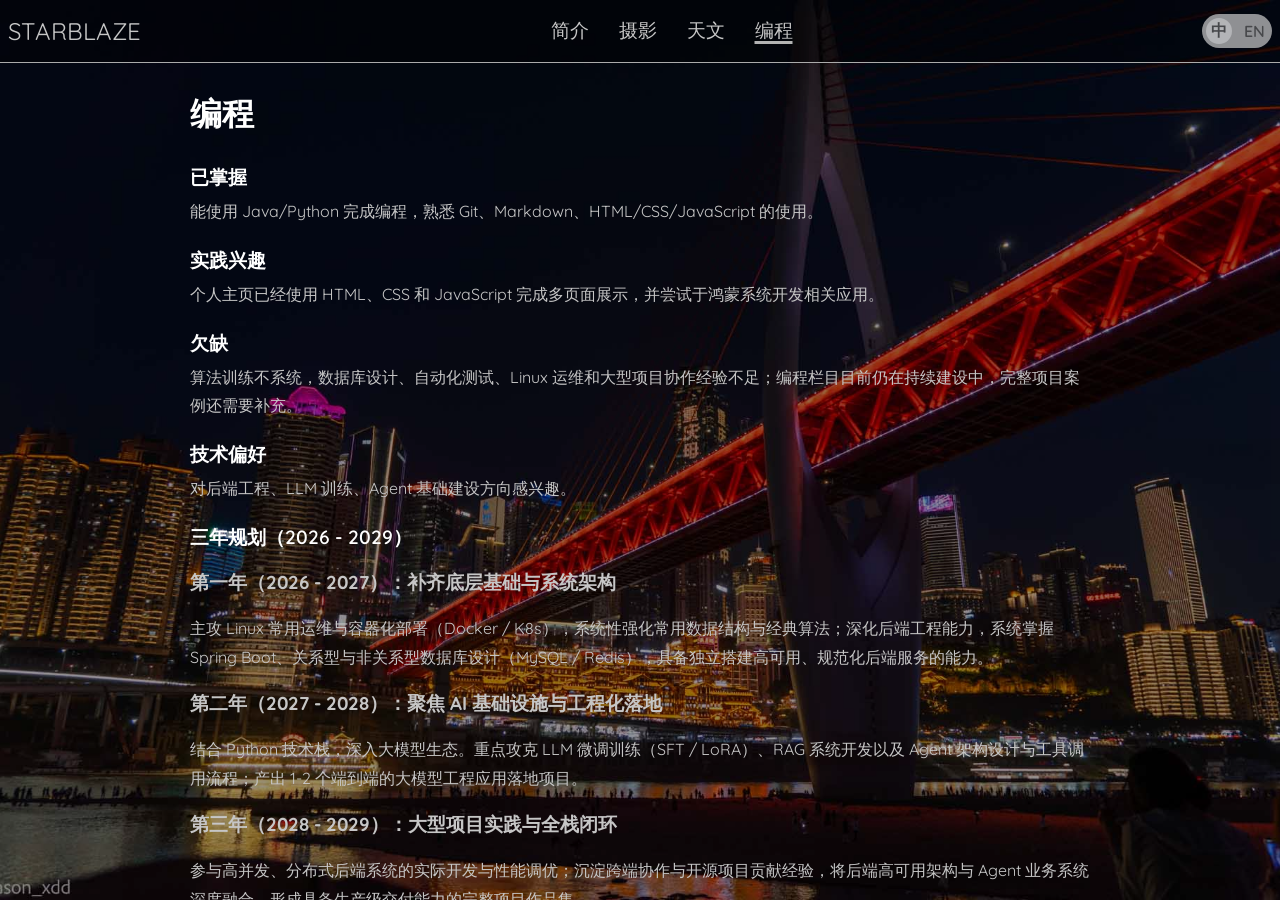
<file: programming.html>
<!DOCTYPE html>
<html>
    <head>
        <title>星之焰 StarBlaze</title>
        <meta charset="UTF-8">
        <meta name="viewport" content="width=device-width, initial-scale=1.0">
        <link href="https://fonts.googleapis.com/css2?family=Quicksand:wght@400;600&display=swap" rel="stylesheet">
        <link href="https://fonts.googleapis.com/css2?family=ZCOOL+KuaiLe&display=swap" rel="stylesheet">
        <link rel="stylesheet" href="share/style.css">
        <link rel="stylesheet" href="programming/programmingStyle.css">
        <script src="share/site.js" defer></script>
    </head>
    <body>
        <!-- Background filter -->
        <div class="overlay">
            <nav>
                <span class="logo">STARBLAZE</span>
                <div class="spacer"></div> 
                <a href="index.html">简介</a>
                <a href="photograph.html">摄影</a>
                <a href="astro.html">天文</a>
                <a href="programming.html" class="active">编程</a>
                <div class="spacer"></div> 
                <label class="switch">
                    <span class="switch-text">中</span>
                    <input type="checkbox" id="languageSwitch">
                    <span class="slider round"></span>
                    <span class="switch-text">EN</span>
                </label>            
            </nav>
            <div class="horizontal-line"></div>


            <div id="containerIntro">
                <div class="programming-content">
                    <h1>编程</h1>

                    <section>
                        <h2>已掌握</h2>
                        <p>能使用 Java/Python 完成编程，熟悉 Git、Markdown、HTML/CSS/JavaScript 的使用。</p>
                    </section>

                    <section>
                        <h2>实践兴趣</h2>
                        <p>个人主页已经使用 HTML、CSS 和 JavaScript 完成多页面展示，并尝试于鸿蒙系统开发相关应用。</p>
                    </section>

                    <section>
                        <h2>欠缺</h2>
                        <p>算法训练不系统，数据库设计、自动化测试、Linux 运维和大型项目协作经验不足；编程栏目目前仍在持续建设中，完整项目案例还需要补充。</p>
                    </section>

                    <section>
                        <h2>技术偏好</h2>
                        <p>对后端工程、LLM 训练、Agent 基础建设方向感兴趣。</p>
                    </section>
                    <section>
                        <h2>三年规划（2026 - 2029）</h2>
                        <div class="plan-item">
                            <h3>第一年（2026 - 2027）：补齐底层基础与系统架构</h3>
                            <p>主攻 Linux 常用运维与容器化部署（Docker / K8s），系统性强化常用数据结构与经典算法；深化后端工程能力，系统掌握 Spring Boot、关系型与非关系型数据库设计（MySQL / Redis），具备独立搭建高可用、规范化后端服务的能力。</p>
                        </div>
                        <div class="plan-item">
                            <h3>第二年（2027 - 2028）：聚焦 AI 基础设施与工程化落地</h3>
                            <p>结合 Python 技术栈，深入大模型生态。重点攻克 LLM 微调训练（SFT / LoRA）、RAG 系统开发以及 Agent 架构设计与工具调用流程；产出 1-2 个端到端的大模型工程应用落地项目。</p>
                        </div>
                        <div class="plan-item">
                            <h3>第三年（2028 - 2029）：大型项目实践与全栈闭环</h3>
                            <p>参与高并发、分布式后端系统的实际开发与性能调优；沉淀跨端协作与开源项目贡献经验，将后端高可用架构与 Agent 业务系统深度融合，形成具备生产级交付能力的完整项目作品集。</p>
                        </div>
                    </section>
                </div>
            </div>

            <footer>
                <p class="watermarking">Photo & Web © Jason_xdd</p>
                <p class="beian">
                    <a href="https://beian.miit.gov.cn" target="_blank" class="beian">粤ICP备2024311314号</a>
                </p>
            </footer>
        </div>
        <script src="programming/lang.js"></script>
    </body>
</html>
</file>
<file: share/style.css>
body {
    font-family: 'Quicksand', Arial, Helvetica, sans-serif;
    margin: 0;
    min-height: 100vh;
    background-color: #343434;
    background-size: cover;
    background-position: center;
    background-attachment: fixed;
    background-repeat: no-repeat;
}

html {
    min-height: 100%;
    background-color: #343434;
}

.overlay {
    position: fixed;
    background-color: rgba(0, 0, 0, 0.4);
    width: 100%;
    height: 100%;
    left: 0;
    z-index: 0;
    /* pointer-events: none; */
}

nav {
    display: flex;
    align-items: center;
    justify-content: center;
    padding: 0.5rem;
    text-align: center;
    /* position: relative; */
    /* position: sticky; */
    top:0;
    background-color: rgba(0, 0, 0, 0.4);
}

.horizontal-line {
    /* position: sticky; */
    top: 93px;
    border-top: 1px solid #ababab;
    z-index: 3;
}

.logo {
    font-size: 1.5rem;
    color: #c6c6c6;
}

.spacer {
    flex-grow: 1;
}

nav a {
    color: #c6c6c6;
    text-decoration: none;
    font-size: 1.2rem;
    border-radius: 20px;
    padding: 10px 15px;
    transition: background-color 0.3s ease, box-shadow 0.3s ease;
}

nav a:hover {
    background-color: #b3b3b3a0;
    box-shadow: 0 2px 4px rgba(0, 0, 0, 0.2);
}

nav a.active {
    text-decoration: underline;
    text-decoration-color: #b3b3b3;
    text-decoration-thickness: 2.5px;
    text-underline-offset: 4px;
}

@media (max-width: 768px) {
    nav {
        flex-wrap: wrap;
    }

    .spacer {
        flex-grow: 0;
    }

    .logo {
        flex-basis: 100%;
        text-align: center;
    }
}

/* toggle switch */
.switch {
    opacity: 0.7;
    position: relative;
    display: inline-block;
    width: 70px;
    height: 34px;
}

.switch input {
    opacity: 0;
    width: 0;
    height: 0;
}

/* slider */
/* slider background */
.slider {
    position: absolute;
    cursor: pointer;
    top: 0;
    left: 0;
    right: 0;
    bottom: 0;
    background-color: #ccc;
    transition: .4s;
    border-radius: 34px;
}

.slider:before {
    position: absolute;
    content: "";
    height: 26px;
    width: 26px;
    left: 4px;
    bottom: 4px;
    background-color: white;
    transition: .4s;
    border-radius: 50%;
}

/* switch-on bgc */
input:checked + .slider {
    background-color: #a3f9ff;
}

input:checked + .slider:before {
    transform: translateX(35px); /* 调整为按钮滑动到右侧 */
}

.slider.round {
    border-radius: 34px;
}

.slider.round:before {
    border-radius: 50%;
}

/* text format */
.switch-text {
    position: absolute;
    top: 50%;
    transform: translateY(-50%);
    font-size: 1rem;
    font-weight: 600;
    color: #666;
}

.switch-text:first-of-type {
    z-index: 1;
    left: 8.5px; /* 左侧的 "中" 文字 */
}

.switch-text:last-of-type {
    right: 7px; /* 右侧的 "EN" 文字 */
}
/* end */

/* Amimation */
nav a, .horizontal-line {
    transition: opacity 0.5s ease;
}

nav a.fade-out, .horizontal-line.fade-out {
    opacity: 0;
}

nav a.fade-i, .horizontal-line.fade-out {
    opacity: 1;
}
/* end */

footer {
    position: relative;
    bottom: 0;
    left: 0;
    width: 100%;
    text-align: center;
    font-size: 0.9rem;
    color: #666;
}

.watermarking {
    display: inline-block;
    text-align: center;
}

.beian {
    display: inline-block;
}

.beian a {
    color: #666;
    text-decoration: none;
}

.beian a:hover {
    text-decoration: underline;
    color: #666;
}

@keyframes fadeInUp {
    0% {
        opacity: 0;
        transform: translateY(40px);
    }
    100% {
        opacity: 1;
        transform: translateY(0);
    }
}
</file>
<file: intro/style.css>
#container {
    color: white;
    display: flex;
    flex-direction: row;
    justify-content: center;
    align-items: center;
    gap: 100px;
    min-height: calc(100vh - 150px);
}

#containerIntro {
    color: white;
    display: flex;
    flex-direction: row;
    justify-content: center;
    align-items: center;
    gap: 100px;
}

.introduction, .moreIntroInfo {
    display: flex;
    flex-direction: column;
    justify-content: center;
    align-items: center;
    min-height: calc(100vh - 150px);
    list-style-type: none;
    padding: 0;
    text-align: center;
}

.avatar {
    width: 100px;
    height: 100px;
    border-radius: 50%;
    border: 3px solid #c8c8c8;
}

.name {
    margin-top: 20px;
    margin-bottom: 10px;
    font-weight: 800;
}

.bio1, .bio2, .bio3 {
    /* max-width: 80%; */
    margin-top: 10px;
    word-break: break-word;
}

/* animation */
/* on load */
.avatar, .name, .bio1, .bio2, .bio3, #contactButton1, #contactButton2, #contactButton3, #contactButton4 {
    opacity: 0;
    animation: fadeInUp 1.5s cubic-bezier(0.68, -0.55, 0.27, 1.55) forwards;
}
.avatar {
    animation-delay: 0s;
}
.name {
    animation-delay: 0.4s;
}
.bio1, .bio2, .bio3 {
    animation-delay: 0.7s;
}
#contactButton1 {
    animation-delay: 0s;
}
#contactButton2 {
    animation-delay: 0.2s;
}
#contactButton3 {
    animation-delay: 0.4s;
}
#contactButton4 {
    animation-delay: 0.6s;
}
/* end */

.contactButton {
    display: inline-block;
    padding: 10px 20px;
    margin: 10px 0;
    font-size: 1.2rem;
    color: #c6c6c6;
    text-decoration: none;
    border: 3px solid #c6c6c6;
    border-radius: 30px;
    transition: background-color 0.3s ease, box-shadow 0.3s ease;
    background-color: transparent;
    position: relative;
    z-index: 1;
}

.contactButton:hover {
    background-color: #b3b3b3a0;
    color: #ffffff;
    box-shadow: 0 2px 4px rgba(0, 0, 0, 0.2);
}

.contactButton:active {
    background-color: #c6c6c6;
}

@media (max-width: 768px) {
    #containerIntro {
        min-height: 85vh;
        flex-direction: column;
        justify-content: center;
        align-items: center;
        gap: 0;
    }
    
    .introduction, .moreIntroInfo {
        width: 100%;
        flex-direction: column;
        align-items: center;
        min-height: auto; 
    }

    .moreIntroInfo {
        flex-direction: row;
        flex-wrap: wrap;
        justify-content: center;
        gap: 10px;
    }

    .moreIntroInfo li {
        margin-left: 7px;
        margin-right: 7px;
    }

    .contactButton {
        margin: 5px;
        text-align: center;
    }
}
</file>
<file: astro/style.css>
body {
    margin-left: 0;
    position: absolute;
    width: 100%;
}

.overlay {
    position: absolute;
    background-color: rgba(0, 0, 0, 0.1);
    height: auto;
}

.navPhoto {
    z-index: 20;
    position: inherit;
    z-index: 8;
}

.typeBox {
    position: -webkit-sticky;
    position: sticky;
    margin-top: 5px;
    top: 5px;
    z-index: 20;
    /* background-color: rgba(0, 0, 0, 0.6); */
}

.type {
    display: flex;
    margin-top: 0;
    margin-bottom: 5px;
    justify-content: center;
    list-style-type: none;
    padding: 0;
    text-align: center;
    gap: 5px;
}

.typeButton {
    display: flex;
    padding: 8px 15px;
    font-size: 1.2rem;
    color: #c6c6c6;
    text-decoration: none;
    border: 3px solid #c6c6c6;
    border-radius: 30px;
    transition: background-color 0.3s ease, box-shadow 0.3s ease;
    background-color: rgba(0, 0, 0, 0.7);
    position: relative;
    z-index: 1;
}

.typeButton:hover {
    background-color: #b3b3b3a0;
    color: #ffffff;
    box-shadow: 0 2px 4px rgba(0, 0, 0, 0.2);
}

.typeButton:active {
    background-color: #c6c6c6;
}

@media (max-width: 768px) {
    .type {
        margin-top: 0;
        width: 100%;
        flex-direction: row;
        align-items: center;
        min-height: auto; 
        justify-content: center;
        gap: 2px;
    }

    .typeButton {
        margin: 5px;
        text-align: center;
    }
}

/* animation */
/* on load */
#typeButton1, #typeButton2, #typeButton3, #typeButton4 {
    opacity: 0;
    animation: fadeInUp 1.5s cubic-bezier(0.68, -0.55, 0.27, 1.55) forwards;
}
#typeButton1 {
    animation-delay: 0s;
}
#typeButton2 {
    animation-delay: 0.2s;
}
#typeButton3 {
    animation-delay: 0.4s;
}
#typeButton4 {
    animation-delay: 0.6s;
}
/* end */

.sticky-header {
    width: 85%;
    position: -webkit-sticky;
    position: sticky;
    top: 75px;
    z-index: 3;
    display: flex;
    justify-content: center;
    align-items: center;
    background-color: rgba(0, 0, 0, 0.8);
    padding: 10px 20px;
    border-radius: 15px;
    margin: 20px auto;
    height: 50px;
}

.vertical-line {
    height: 30px;
    width: 3px;
    background-color: #c6c6c6;
    margin: 0 6px;
    border-radius: 5px;
}

.group-title {
    font-size: 2rem;
    font-weight: 500;
    color: #c6c6c6;
}

.group-title-right {
    font-size: 1.6rem;
    font-weight: 400;
    color: #c6c6c6;
}

.photo-title {
    margin-top: 5px;
    margin-bottom: 5px;
    font-size: 1.8rem;
    font-weight: 600;
    color: #c6c6c6;
}

.boxGroup{
    display: flex;
    flex-direction: row;
    flex-wrap: wrap;
}


.photo-box {
    position: relative;
    width: 33%;
    max-width: 1000px;
    margin: 20px auto;
    padding: 20px;
    background-color: rgba(0, 0, 0, 0.7);
    border-radius: 20px;
    color: #c6c6c6;
    font-family: 'Quicksand', Arial, Helvetica, sans-serif;
    z-index: 1;
}

@media (max-width: 768px) {
    .boxGroup {
        display: block;
    }
    .photo-box {
        width: 85%;
        position: relative;
    }
}


.photo-header {
    /* position: -webkit-sticky;
    position: sticky;
    top: 170px; */
    display: flex;
    flex-direction: row;
    justify-content: space-between;
    align-items: center;
    margin-bottom: 10px;
}

.photo-data-left {
    display: flex;
    flex-direction: column;
    text-align: left;
    gap: 0;
}

.photo-data-left h1 {
    margin: 0 0;
    font-weight: 450;
}

.photo-data-left h2 {
    margin: 0 0;
    font-weight: 350;
}

/* Deep sky object */
.dsophoto-data-left h1 {
    margin: 0 0;
    font-size: 1.6em;
    font-weight: 450;
}

.dsophoto-data-left h2 {
    margin: 0 0;
    font-size: 1.2em;
    font-weight: 350;
}

.dsophoto-data-left p {
    margin: 0 0;
    font-size: 0.8em;
    font-weight: 200;
    color: #b8b6b6;
}

.photo-data-right {
    display: flex;
    flex-direction: column;
    text-align: right;
    gap: 0;
}

.photo-data-left p, .photo-data-right p {
    margin: 0 0;
}

.photo-carousel {
    width: 100%;
    height: 0;
    padding-bottom: 66.67%;
    position: relative;
    margin-bottom: 10px;
    overflow: hidden;
}

.photo-carousel2-3 {
    padding-bottom: 150%;
}

.photo-carousel16-9 {
    padding-bottom: 56.25%;
}

.photo-carousel img {
    position: absolute;
    top: 0;
    left: 0;
    width: 100%;
    height: 100%;
    object-fit: cover;
    border-radius: 10px;
    box-shadow: 0 4px 8px rgba(0, 0, 0, 0.2);
    opacity: 0;
    transition: opacity 0.5s ease, transform 0.5s ease;
}

.photo-carousel img:first-child {
    opacity: 1;
}

.photo-description {
    font-size: 1。2rem;
    margin-top: 5px;
    margin-bottom: 0px;
    color: #c6c6c6;
}

.photo-details {
    display: flex;
    justify-content: space-between;
    align-items: center;
    margin-bottom: 0px;
}

.photo-thoughts {
    font-size: 0.8rem;
    color: #c6c6c6;
    width: 100%;
    margin-top: 0px;
    margin-bottom: 0px;
}

.carousel-button {
    font-size: large;
    color: #c6c6c6;
    background-color: rgba(0, 0, 0, 0.2);
    border: 2px solid #c6c6c6;
    border-radius: 50%;
    width: 50px;
    height: 50px;
    position: absolute;
    top: 50%;
    transform: translateY(-50%);
    cursor: pointer;
    z-index: 10;
    display: flex;
    align-items: center;
    justify-content: center;
    transition: background-color 0.3s ease, border-color 0.3s ease;
}

.carousel-button:hover {
    background-color: rgba(179, 179, 179, 0.3);
}

.prev-button {
    left: 10px;
}

.next-button {
    right: 10px; 
}
</file>
<file: photograph/style.css>
.overlay {
    position: absolute;
    background-color: rgba(0, 0, 0, 0.1);
}

.container {
    display: flex;
    flex-direction: column;
    min-height: 85vh;
    justify-content: top;
    align-items: center;
    /* flex: 1; */
}

.navPhoto {
    z-index: 20;
    position: inherit;
}

.sticky-header {
    width: 85%;
    position: -webkit-sticky;
    position: sticky;
    top: 15px;
    z-index: 3;
    display: flex;
    justify-content: space-between;
    align-items: center;
    background-color: rgba(0, 0, 0, 0.8);
    padding: 10px 20px;
    border-radius: 15px;
    margin: 20px auto;
    height: 50px;
}

.group-title {
    font-size: 2rem;
    font-weight: 600;
    color: #c6c6c6;
}

.boxGroup {
    display: flex;
    flex-direction: row;
    flex-wrap: wrap;
}

.photo-box {
    position: relative;
    /* width: 30%; */
    width: 20%;
    margin: 20px auto;
    padding: 20px;
    background-color: rgba(0, 0, 0, 0.7);
    border-radius: 20px;
    color: #c6c6c6;
    font-family: 'Quicksand', Arial, Helvetica, sans-serif;
    z-index: 1;
}

@media (max-width: 768px) {
    .boxGroup {
        display: block;
    }
    .photo-box {
        width: 85%;
        position: relative;
    }

}

.photo-header {
    /* position: -webkit-sticky;
    position: sticky;
    top: 170px; */
    display: flex;
    justify-content: space-between;
    align-items: center;
    margin-bottom: 10px;
}

.photo-data-location {
    display: flex;
    flex-direction: column;
    gap: 0;
}

.photo-title {
    margin-top: 5px;
    margin-bottom: 5px;
    font-size: 1.8rem;
    font-weight: 600;
    color: #c6c6c6;
}

.photo-date {
    font-size: 1rem;
    margin-top: 0;
    margin-bottom: 0;
    color: #b3b3b3;
}

.photo-location {
    font-size: 1rem;
    color: #b3b3b3;
    text-align: right;
    width: 100%;
    margin-top: 0;
    margin-bottom: 0;
    display: block;
}

.photo-carousel {
    width: 100%;
    height: 0;
    padding-bottom: 56.25%;
    position: relative;
    margin-bottom: 10px;
    overflow: hidden;
}

.photo-carousel img {
    position: absolute;
    top: 0;
    left: 0;
    width: 100%;
    height: 100%;
    object-fit: cover;
    border-radius: 10px;
    box-shadow: 0 4px 8px rgba(0, 0, 0, 0.2);
    opacity: 0;
    transition: opacity 0.5s ease, transform 0.5s ease;
}

.photo-carousel img:first-child {
    opacity: 1;
}

.photo-description {
    font-size: 1。2rem;
    margin-top: 10px;
    margin-bottom: 0px;
    color: #c6c6c6;
}

.photo-details {
    display: flex;
    justify-content: space-between;
    align-items: center;
    margin-top: 10px;
    margin-bottom: 0px;
}

.photo-thoughts {
    font-size: 0.8rem;
    color: #c6c6c6;
    width: 100%;
    margin-top: 0px;
    margin-bottom: 0px;
}

.carousel-button {
    font-size: large;
    color: #c6c6c6;
    background-color: rgba(0, 0, 0, 0.2);
    border: 2px solid #c6c6c6;
    border-radius: 50%;
    width: 50px;
    height: 50px;
    position: absolute;
    top: 50%;
    transform: translateY(-50%);
    cursor: pointer;
    z-index: 10;
    display: flex;
    align-items: center;
    justify-content: center;
    transition: background-color 0.3s ease, border-color 0.3s ease;
}

.carousel-button:hover {
    background-color: rgba(179, 179, 179, 0.3);
}

.prev-button {
    left: 10px;
}

.next-button {
    right: 10px; 
}
</file>
<file: programming/programmingStyle.css>
#containerIntro {
    color: white;
    display: flex;
    flex-direction: row;
    justify-content: center;
    align-items: center;
    gap: 100px;
    min-height: calc(100vh - 150px);
}

.programming-content {
    width: min(900px, 86vw);
    padding: 30px 0 50px;
    color: #c6c6c6;
}

.programming-content h1 {
    margin: 0 0 28px;
    color: #ffffff;
    font-size: 2rem;
    font-weight: 600;
}

.programming-content section {
    margin: 0 0 22px;
}

.programming-content h2 {
    margin: 0 0 6px;
    color: #ffffff;
    font-size: 1.2rem;
    font-weight: 600;
}

.programming-content p {
    margin: 0;
    line-height: 1.8;
    font-size: 1rem;
}

@media (max-width: 768px) {
    .programming-content {
        padding-top: 22px;
    }

    .programming-content h1 {
        font-size: 1.7rem;
    }
}
</file>
